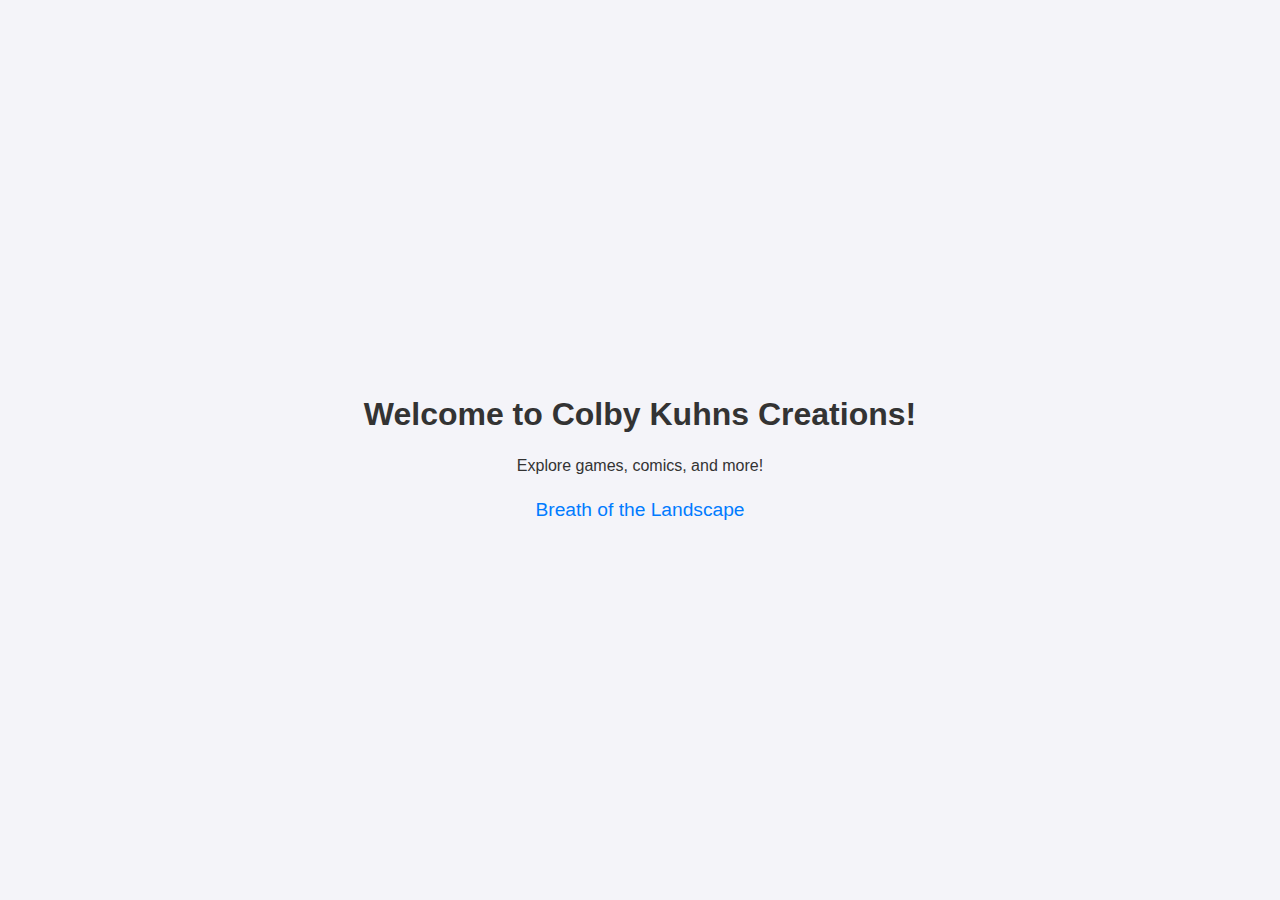
<file: index.html>
<!DOCTYPE html>
<html lang="en">
<head>
    <meta charset="UTF-8">
    <meta name="viewport" content="width=device-width, initial-scale=1.0">
    <title>Colby Kuhns Creations</title>
    <style>
        body {
            font-family: Arial, sans-serif;
            margin: 0;
            padding: 0;
            display: flex;
            flex-direction: column;
            align-items: center;
            justify-content: center;
            min-height: 100vh;
            background-color: #f4f4f9;
            color: #333;
        }
        h1 {
            margin: 0.5em 15px;
            text-align: center;
        }
        nav {
            margin-top: 1em;
        }
        p {
            margin: 0.5em 15px;
        }
        a {
            text-decoration: none;
            color: #007BFF;
            font-size: 1.2em;
            margin: 0 10px;
            transition: color 0.3s;
        }
        a:hover {
            color: #0056b3;
        }
    </style>
</head>
<body>
    <h1>Welcome to Colby Kuhns Creations!</h1>
    <p>Explore games, comics, and more!</p>
    <nav>
        <a href="botl/index.html">Breath of the Landscape</a>
    </nav>
</body>
</html>
</file>
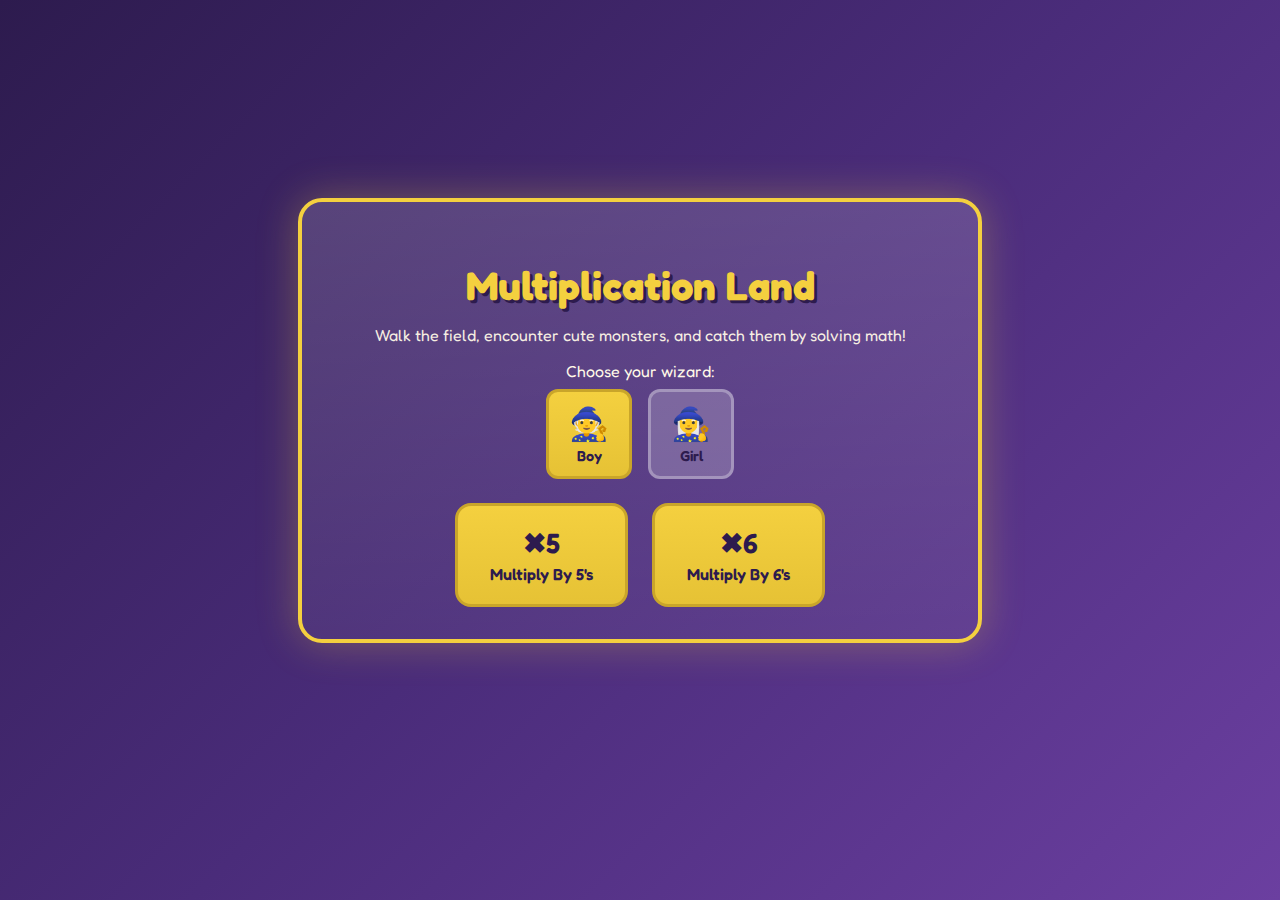
<file: mland/index.html>
<!DOCTYPE html>
<html lang="en">
<head>
  <meta charset="UTF-8">
  <meta name="viewport" content="width=device-width, initial-scale=1.0">
  <title>Multiplication Land - Catch the Monsters!</title>
  <link rel="stylesheet" href="styles.css">
</head>
<body>
  <div id="game-container">
    <!-- Start Screen -->
    <div id="start-screen">
      <h1 class="game-title">Multiplication Land</h1>
      <p class="game-subtitle">Walk the field, encounter cute monsters, and catch them by solving math!</p>
      <div class="character-selection">
        <p class="character-label">Choose your wizard:</p>
        <div class="character-options">
          <button type="button" id="char-boy" class="character-btn selected" aria-pressed="true">
            <span class="character-emoji">🧙</span>
            <span class="character-name">Boy</span>
          </button>
          <button type="button" id="char-girl" class="character-btn" aria-pressed="false">
            <span class="character-emoji">🧙‍♀️</span>
            <span class="character-name">Girl</span>
          </button>
        </div>
      </div>
      <div class="mode-buttons">
        <button id="mode-5" class="mode-btn">
          <span class="mode-icon">✖5</span>
          <span class="mode-label">Multiply By 5's</span>
        </button>
        <button id="mode-6" class="mode-btn">
          <span class="mode-icon">✖6</span>
          <span class="mode-label">Multiply By 6's</span>
        </button>
      </div>
    </div>

    <!-- Overworld Screen -->
    <div id="overworld-screen" class="hidden">
      <div class="hud">
        <div class="hud-stat">Level <span id="player-level">1</span></div>
        <div class="hud-stat">Monsters: <span id="monsters-caught">0</span>/<span id="monsters-total">7</span></div>
        <div class="hud-stat hud-health">
          <span>HP</span>
          <div class="player-health-bar-container">
            <div id="player-health-bar" class="player-health-bar"></div>
          </div>
          <span id="player-health-text">25/25</span>
        </div>
      </div>
      <canvas id="game-canvas" width="640" height="480"></canvas>
      <div id="monster-inventory">
        <h3 class="inventory-title">Monster Inventory</h3>
        <div id="inventory-slots" class="inventory-slots"></div>
      </div>
      <p class="controls-hint" id="controls-hint">Use Arrow Keys or WASD to move</p>
      <div id="dpad-container" class="dpad-container hidden" aria-label="Directional pad for movement">
        <button type="button" class="dpad-btn dpad-up" data-dy="-1" aria-label="Move up">▲</button>
        <button type="button" class="dpad-btn dpad-left" data-dx="-1" aria-label="Move left">◀</button>
        <button type="button" class="dpad-btn dpad-center" aria-hidden="true" tabindex="-1"></button>
        <button type="button" class="dpad-btn dpad-right" data-dx="1" aria-label="Move right">▶</button>
        <button type="button" class="dpad-btn dpad-down" data-dy="1" aria-label="Move down">▼</button>
      </div>
    </div>

    <!-- Battle Encounter Animation -->
    <div id="battle-encounter-screen" class="hidden">
      <div class="encounter-content">
        <p class="encounter-text">A wild <span id="encounter-monster-name">monster</span> appeared!</p>
        <canvas id="encounter-monster-canvas" class="encounter-monster" width="96" height="96" aria-hidden="true"></canvas>
        <div class="encounter-exclaim">!!</div>
      </div>
    </div>

    <!-- Battle Screen -->
    <div id="battle-screen" class="hidden">
      <div class="battle-layout">
        <div class="monster-side">
          <div class="monster-sprite-wrap">
            <canvas id="monster-sprite-canvas" class="monster-display" width="128" height="128" aria-hidden="true"></canvas>
            <div id="monster-halo" class="monster-halo-explosion" aria-hidden="true">
              <span class="halo-ring halo-ring-1"></span>
              <span class="halo-ring halo-ring-2"></span>
              <span class="halo-ring halo-ring-3"></span>
            </div>
          </div>
          <div class="monster-info">
            <span id="monster-name" class="monster-name">Monster</span>
            <div class="health-bar-container">
              <div id="monster-health-bar" class="health-bar"></div>
            </div>
            <span id="monster-health-text">HP: 30/30</span>
          </div>
        </div>
        <div class="problem-side">
          <div class="math-problem">
            <p id="problem-text">5 × 6 = ?</p>
            <div class="answer-options" id="answer-options"></div>
            <p id="feedback-text" class="feedback"></p>
          </div>
          <div class="player-stats">
            <div class="attack-meter-row">
              <span>Attack Energy:</span>
              <div class="attack-meter-bar-container">
                <div id="attack-meter-bar" class="attack-meter-bar"></div>
              </div>
              <span id="attack-meter-text">0/60</span>
            </div>
            <div id="attack-buttons-panel" class="attack-buttons-panel hidden">
              <p class="attack-prompt">Use an attack or continue:</p>
              <div id="attack-buttons" class="attack-buttons"></div>
              <button type="button" id="next-problem-btn" class="answer-btn next-problem-btn">Next Problem</button>
            </div>
            <div class="battle-player-health">
              <span>Your HP:</span>
              <div class="player-health-bar-container battle-health">
                <div id="battle-player-health-bar" class="player-health-bar"></div>
              </div>
              <span id="battle-player-health-text">25/25</span>
            </div>
          </div>
        </div>
      </div>
      <div id="battle-monster-inventory" class="monster-inventory battle-inventory">
        <h3 class="inventory-title">Monster Inventory</h3>
        <div id="battle-inventory-slots" class="inventory-slots"></div>
      </div>
    </div>

    <!-- Attack Effect Overlay (full game window) -->
    <div id="attack-effect-overlay" class="attack-effect-overlay hidden" aria-hidden="true">
      <div id="attack-effect-content"></div>
    </div>

    <!-- Level Up Overlay -->
    <div id="level-up-screen" class="hidden">
      <div id="level-up-confetti"></div>
      <div class="level-up-content">
        <h2 class="level-up-title">Level Up!</h2>
        <p class="level-up-caught">Monster Caught!</p>
        <div class="level-up-monster">
          <canvas id="level-up-monster-canvas" width="96" height="96" aria-hidden="true"></canvas>
          <p id="level-up-monster-name" class="level-up-monster-name"></p>
        </div>
        <p class="level-up-level">Level <span id="level-up-new-level">2</span></p>
        <p id="level-up-new-move" class="level-up-new-move hidden"></p>
        <button type="button" id="level-up-continue-btn" class="level-up-continue-btn">Continue</button>
      </div>
    </div>

    <!-- Game Over Screen (win or lose) -->
    <div id="game-over-screen" class="hidden">
      <h1 id="game-over-title" class="game-over-title"></h1>
      <p id="game-over-msg" class="game-over-msg"></p>
      <div class="game-over-stats">
        <p>Problems: <strong id="problems-stats">0</strong> correct out of <strong id="problems-total">0</strong> total</p>
        <p>Level reached: <strong id="game-over-level">1</strong></p>
      </div>
      <h3 class="inventory-title">Monsters Caught</h3>
      <div id="game-over-monsters" class="caught-monsters"></div>
      <button id="play-again-btn" class="mode-btn">Play Again</button>
    </div>
  </div>

  <script src="game.js"></script>
</body>
</html>
</file>
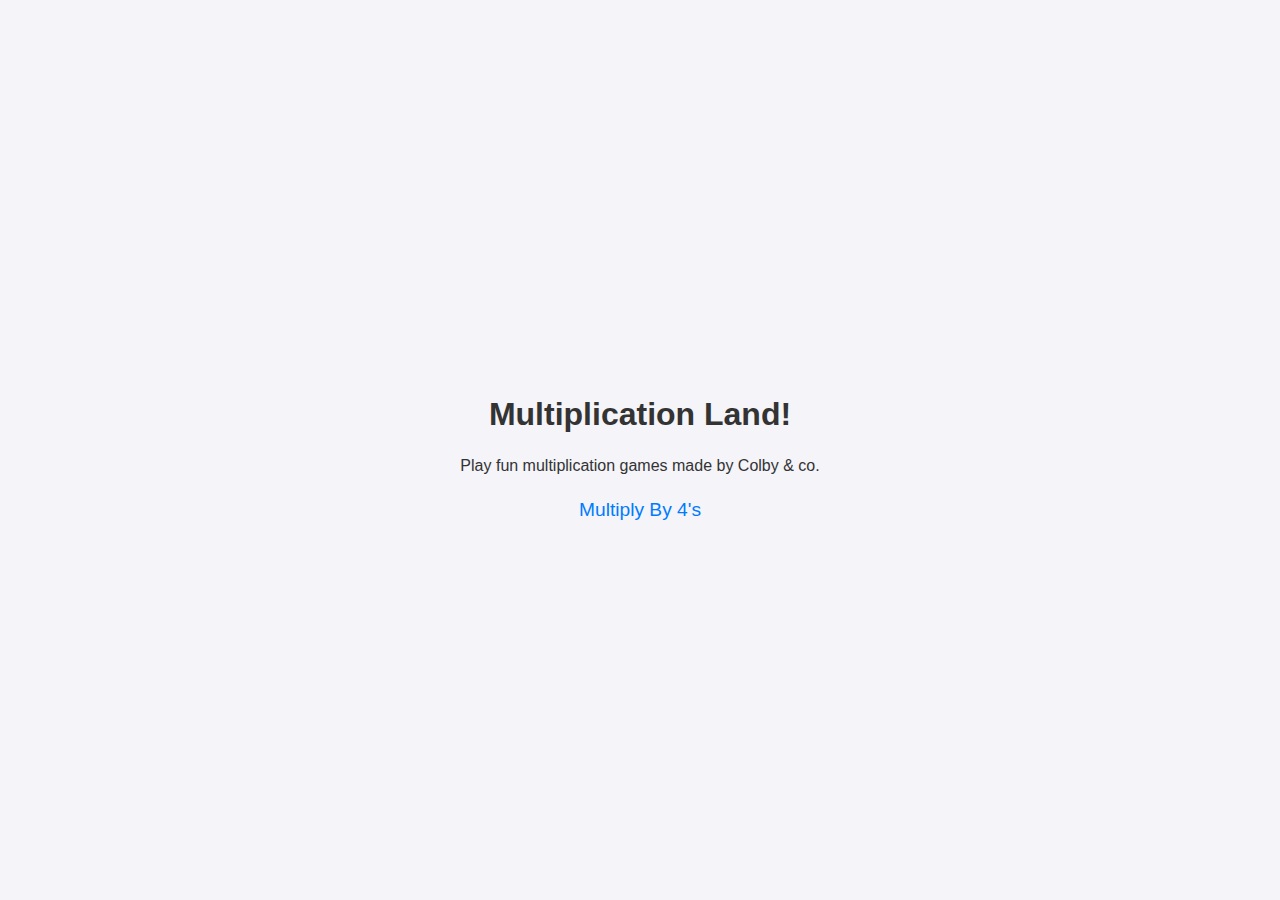
<file: multiplication-land/index.html>
<!DOCTYPE html>
<html lang="en">
<head>
    <meta charset="UTF-8">
    <meta name="viewport" content="width=device-width, initial-scale=1.0">
    <title>Multiplication Land | Colby Kuhns Creations</title>
    <style>
        body {
            font-family: Arial, sans-serif;
            margin: 0;
            padding: 0;
            display: flex;
            flex-direction: column;
            align-items: center;
            justify-content: center;
            min-height: 100vh;
            background-color: #f4f4f9;
            color: #333;
        }
        h1 {
            margin: 0.5em 15px;
            text-align: center;
        }
        nav {
            margin-top: 1em;
        }
        p {
            margin: 0.5em 15px;
        }
        a {
            text-decoration: none;
            color: #007BFF;
            font-size: 1.2em;
            margin: 0 10px;
            transition: color 0.3s;
        }
        a:hover {
            color: #0056b3;
        }
    </style>
</head>
<body>
    <h1>Multiplication Land!</h1>
    <p>Play fun multiplication games made by Colby & co.</p>
    <nav>
        <a href="fours.html">Multiply By 4's</a>
    </nav>
</body>
</html>
</file>
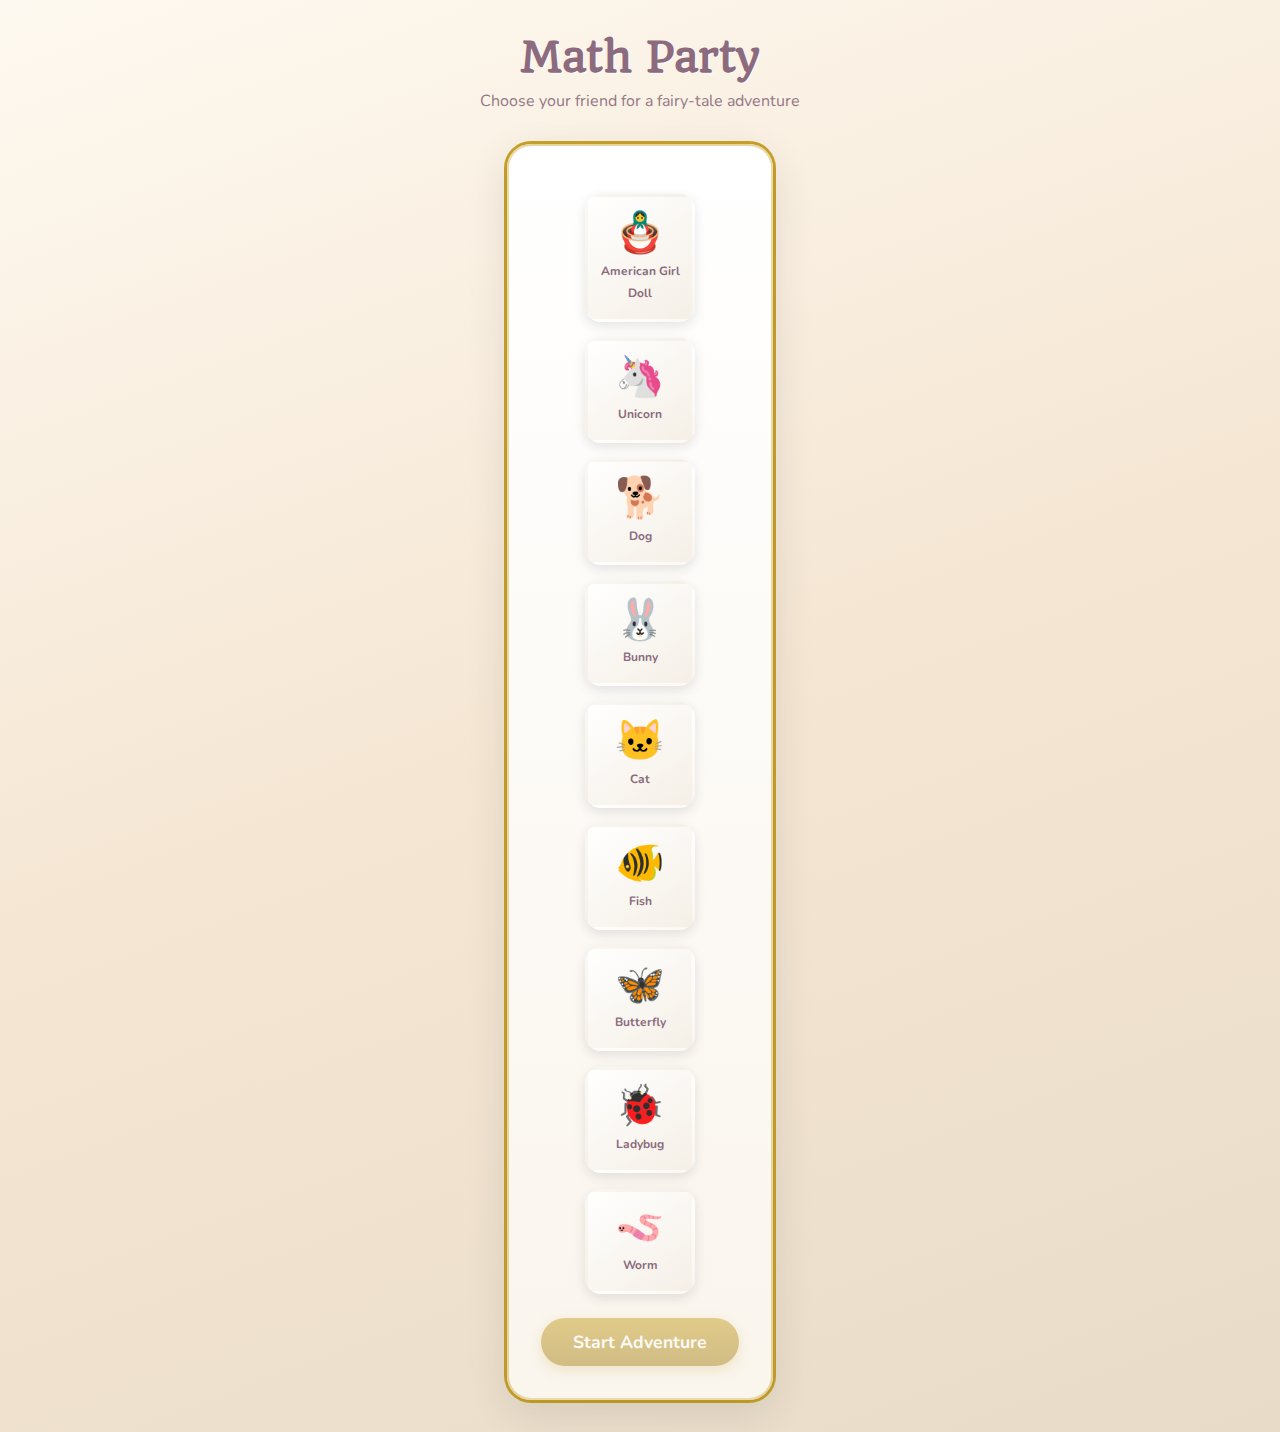
<file: clara/math-party/index.html>
<!DOCTYPE html>
<html lang="en">
<head>
  <meta charset="UTF-8">
  <meta name="viewport" content="width=device-width, initial-scale=1.0">
  <title>Math Party — A Fairy-Tale Adventure</title>
  <link rel="preconnect" href="https://fonts.googleapis.com">
  <link rel="preconnect" href="https://fonts.gstatic.com" crossorigin>
  <link href="https://fonts.googleapis.com/css2?family=Quando&family=Nunito:wght@400;600;700&display=swap" rel="stylesheet">
  <style>
    :root {
      --cream: #fef9f0;
      --gold: #c9a227;
      --rose: #e8b4b8;
      --mint: #b8d4c8;
      --sky: #a8c5e0;
      --berry: #8b6b7d;
      --ink: #2d2a3a;
      --shadow: rgba(45, 42, 58, 0.12);
    }

    * {
      box-sizing: border-box;
      margin: 0;
      padding: 0;
    }

    body {
      font-family: 'Nunito', sans-serif;
      background: linear-gradient(160deg, #fef9f0 0%, #f5e6d3 50%, #e8dcc8 100%);
      min-height: 100vh;
      color: var(--ink);
      overflow-x: hidden;
    }

    .screen {
      display: none;
      min-height: 100vh;
      padding: 2rem;
      animation: fadeIn 0.4s ease;
    }
    .screen.active {
      display: flex;
      flex-direction: column;
      align-items: center;
      justify-content: center;
    }

    @keyframes fadeIn {
      from { opacity: 0; transform: scale(0.98); }
      to { opacity: 1; transform: scale(1); }
    }

    h1 {
      font-family: 'Quando', serif;
      font-size: clamp(1.8rem, 5vw, 2.5rem);
      color: var(--berry);
      text-align: center;
      margin-bottom: 0.5rem;
      text-shadow: 1px 1px 0 rgba(255,255,255,0.8);
    }

    .subtitle {
      font-size: 1rem;
      color: var(--berry);
      opacity: 0.9;
      margin-bottom: 2rem;
      text-align: center;
    }

    /* Character select */
    #character-select .card-wrap {
      max-width: 90vw;
      background: linear-gradient(180deg, #fff 0%, #faf5ed 100%);
      border-radius: 24px;
      padding: 2rem;
      box-shadow: 0 12px 40px var(--shadow), 0 0 0 3px var(--gold), inset 0 1px 0 #fff;
      border: 2px solid rgba(201, 162, 39, 0.4);
    }

    .character-grid {
      display: grid;
      grid-template-columns: repeat(auto-fill, minmax(100px, 1fr));
      gap: 1rem;
      justify-items: center;
      margin-top: 1rem;
    }

    .character-option {
      width: 100%;
      max-width: 110px;
      padding: 1rem 0.5rem;
      border: 3px solid transparent;
      border-radius: 16px;
      background: linear-gradient(145deg, #fff 0%, #f5efe6 100%);
      cursor: pointer;
      transition: all 0.25s ease;
      text-align: center;
      box-shadow: 0 4px 12px var(--shadow);
    }
    .character-option:hover {
      border-color: var(--rose);
      transform: translateY(-4px);
      box-shadow: 0 8px 20px var(--shadow);
    }
    .character-option.selected {
      border-color: var(--gold);
      background: linear-gradient(145deg, #fff9e6 0%, #f5efe6 100%);
      box-shadow: 0 0 0 2px var(--gold);
    }

    .character-option .icon {
      font-size: 2.5rem;
      display: block;
      margin-bottom: 0.35rem;
      line-height: 1;
    }
    .character-option .label {
      font-size: 0.75rem;
      font-weight: 700;
      color: var(--berry);
      line-height: 1.2;
    }

    .btn-primary {
      font-family: 'Nunito', sans-serif;
      font-size: 1.1rem;
      font-weight: 700;
      padding: 0.75rem 2rem;
      margin-top: 1.5rem;
      border: none;
      border-radius: 999px;
      background: linear-gradient(180deg, var(--gold) 0%, #a8841f 100%);
      color: #fff;
      cursor: pointer;
      box-shadow: 0 4px 12px rgba(201, 162, 39, 0.4);
      transition: transform 0.2s, box-shadow 0.2s;
    }
    .btn-primary:hover {
      transform: translateY(-2px);
      box-shadow: 0 6px 16px rgba(201, 162, 39, 0.5);
    }
    .btn-primary:disabled {
      opacity: 0.5;
      cursor: not-allowed;
      transform: none;
    }

    /* Game board */
    #game-board .board-layout {
      display: flex;
      flex-wrap: wrap;
      align-items: flex-start;
      justify-content: center;
      gap: 1.5rem;
      width: 100%;
      max-width: 560px;
    }

    .board-sidebar {
      background: linear-gradient(180deg, #fff 0%, #faf5ed 100%);
      border-radius: 20px;
      padding: 1.25rem;
      box-shadow: 0 8px 24px var(--shadow), 0 0 0 2px var(--gold);
      border: 2px solid rgba(201, 162, 39, 0.3);
      min-width: 160px;
    }

    .board-sidebar .sidebar-character {
      text-align: center;
      margin-bottom: 1rem;
      padding-bottom: 1rem;
      border-bottom: 2px dashed rgba(201, 162, 39, 0.4);
    }

    .board-sidebar .sidebar-character .icon {
      font-size: 4rem;
      display: block;
      line-height: 1;
      margin-bottom: 0.25rem;
    }

    .board-sidebar .sidebar-character .name {
      font-size: 0.85rem;
      font-weight: 700;
      color: var(--berry);
      line-height: 1.2;
    }

    .board-sidebar .prizes-title {
      font-size: 0.8rem;
      font-weight: 700;
      color: var(--berry);
      margin-bottom: 0.5rem;
    }

    .board-sidebar .collected-prizes {
      list-style: none;
      font-size: 0.8rem;
      color: var(--ink);
    }

    .board-sidebar .collected-prizes li {
      padding: 0.25rem 0;
      padding-left: 1rem;
      position: relative;
    }

    .board-sidebar .collected-prizes li::before {
      content: '🎁';
      position: absolute;
      left: 0;
      font-size: 0.75rem;
    }

    .board-sidebar .prizes-placeholder {
      font-size: 0.8rem;
      color: var(--berry);
      opacity: 0.8;
      font-style: italic;
    }
    .board-sidebar .collected-prizes:not(.empty) ~ .prizes-placeholder {
      display: none;
    }

    /* Character stage: doll/pet with prizes on them */
    .character-stage {
      position: relative;
      width: 100px;
      height: 100px;
      margin: 0 auto 0.5rem;
    }

    .character-stage .character-emoji {
      position: absolute;
      left: 50%;
      top: 50%;
      transform: translate(-50%, -50%);
      font-size: 4rem;
      line-height: 1;
      z-index: 1;
    }

    .character-stage .prize-on-character {
      position: absolute;
      z-index: 2;
      width: 28px;
      height: 28px;
      transform: translate(-50%, -50%);
      pointer-events: none;
    }

    .character-stage .prize-on-character svg {
      width: 100%;
      height: 100%;
      filter: drop-shadow(0 1px 2px rgba(0,0,0,0.2));
    }

    .character-stage.end-screen-stage {
      width: 140px;
      height: 140px;
      margin: 1rem auto;
    }

    .character-stage.end-screen-stage .character-emoji {
      font-size: 5.5rem;
    }

    .character-stage.end-screen-stage .prize-on-character {
      width: 36px;
      height: 36px;
    }

    .prize-icon-inline {
      display: inline-block;
      width: 1.2em;
      height: 1.2em;
      vertical-align: -0.25em;
      margin-right: 0.25rem;
    }

    .prize-icon-inline svg {
      width: 100%;
      height: 100%;
    }

    .cell.prize .prize-icon-cell {
      width: 28px;
      height: 28px;
    }

    .cell.prize .prize-icon-cell svg {
      width: 100%;
      height: 100%;
    }

    #game-board .board-header {
      display: flex;
      align-items: center;
      justify-content: space-between;
      flex-wrap: wrap;
      gap: 1rem;
      margin-bottom: 1rem;
      width: 100%;
      max-width: 420px;
    }

    .score-badge {
      background: linear-gradient(145deg, #fff 0%, #f5efe6 100%);
      padding: 0.5rem 1rem;
      border-radius: 999px;
      font-weight: 700;
      color: var(--berry);
      border: 2px solid var(--rose);
      box-shadow: 0 2px 8px var(--shadow);
    }

    .board-container {
      background: linear-gradient(180deg, #e8dfd0 0%, #d4c9b8 100%);
      border-radius: 20px;
      padding: 12px;
      box-shadow: inset 0 2px 8px rgba(0,0,0,0.1), 0 8px 24px var(--shadow);
      border: 3px solid #c4b59a;
    }

    .board-grid {
      display: grid;
      grid-template-columns: repeat(7, 48px);
      grid-template-rows: repeat(7, 48px);
      gap: 2px;
      background: #c4b59a;
      padding: 2px;
      border-radius: 12px;
    }

    .cell {
      width: 48px;
      height: 48px;
      background: linear-gradient(145deg, #f5efe6 0%, #e8dfd0 100%);
      border-radius: 8px;
      display: flex;
      align-items: center;
      justify-content: center;
      font-size: 1.5rem;
      position: relative;
      box-shadow: inset 0 1px 0 rgba(255,255,255,0.8);
    }

    .cell.prize {
      background: linear-gradient(145deg, #fff5e6 0%, #ffe4c4 100%);
      border: 2px dashed var(--gold);
    }

    .cell.player {
      background: linear-gradient(145deg, var(--mint) 0%, #9bc4b4 100%);
      border: 2px solid var(--berry);
      z-index: 2;
      font-size: 2rem;
    }

    .controls-hint {
      margin-top: 1rem;
      font-size: 0.9rem;
      color: var(--berry);
      opacity: 0.9;
    }

    /* Math problem screen */
    #math-screen .problem-card {
      max-width: 360px;
      width: 100%;
      background: linear-gradient(180deg, #fff 0%, #faf5ed 100%);
      border-radius: 24px;
      padding: 2rem;
      box-shadow: 0 12px 40px var(--shadow), 0 0 0 3px var(--gold);
      border: 2px solid rgba(201, 162, 39, 0.4);
    }

    .math-prize-preview {
      display: flex;
      align-items: center;
      justify-content: center;
      gap: 0.5rem;
      margin-bottom: 0.5rem;
      font-weight: 700;
      color: var(--berry);
    }

    .math-prize-preview .prize-icon-preview {
      width: 40px;
      height: 40px;
    }

    .math-prize-preview .prize-icon-preview svg {
      width: 100%;
      height: 100%;
    }

    .problem-text {
      font-family: 'Quando', serif;
      font-size: 2.5rem;
      text-align: center;
      margin: 1.5rem 0;
      color: var(--berry);
    }

    .answer-options {
      display: flex;
      flex-wrap: wrap;
      gap: 0.75rem;
      justify-content: center;
      margin-top: 1.5rem;
    }

    .answer-btn {
      font-family: 'Nunito', sans-serif;
      font-size: 1.25rem;
      font-weight: 700;
      min-width: 64px;
      padding: 0.75rem 1.25rem;
      border: 3px solid var(--sky);
      border-radius: 12px;
      background: linear-gradient(180deg, #fff 0%, #e8f2f8 100%);
      color: var(--ink);
      cursor: pointer;
      transition: all 0.2s;
    }
    .answer-btn:hover {
      border-color: var(--gold);
      background: linear-gradient(180deg, #fff9e6 0%, #f5efe6 100%);
      transform: scale(1.05);
    }

    .feedback {
      margin-top: 1rem;
      font-weight: 700;
      text-align: center;
      min-height: 1.5rem;
    }
    .feedback.correct { color: #2d7a4a; }
    .feedback.incorrect { color: #b53d3d; }

    /* Well Done screen */
    #end-screen .trophy-card {
      max-width: 480px;
      width: 100%;
      background: linear-gradient(180deg, #fff 0%, #faf5ed 100%);
      border-radius: 24px;
      padding: 2rem;
      box-shadow: 0 12px 40px var(--shadow), 0 0 0 3px var(--gold);
      border: 2px solid rgba(201, 162, 39, 0.4);
    }

    .well-done-title {
      font-family: 'Quando', serif;
      font-size: 2rem;
      color: var(--gold);
      text-align: center;
      margin-bottom: 0.5rem;
      text-shadow: 1px 1px 0 rgba(255,255,255,0.8);
    }

    .stats-line {
      text-align: center;
      font-size: 1.2rem;
      color: var(--berry);
      margin-bottom: 1.5rem;
    }

    .character-showcase {
      text-align: center;
      margin: 1.5rem 0;
    }
    .character-showcase .big-icon {
      font-size: 4rem;
      display: inline-block;
      margin-bottom: 0.5rem;
    }
    .character-showcase .char-name {
      font-weight: 700;
      color: var(--berry);
    }

    .prizes-won-title {
      font-weight: 700;
      color: var(--berry);
      margin: 1rem 0 0.5rem;
      font-size: 1rem;
    }

    .prizes-list {
      display: flex;
      flex-wrap: wrap;
      gap: 0.5rem;
      justify-content: center;
      list-style: none;
    }
    .prizes-list li {
      background: linear-gradient(145deg, #fff5e6 0%, #ffe4c4 100%);
      padding: 0.35rem 0.75rem;
      border-radius: 999px;
      font-size: 0.9rem;
      border: 1px solid rgba(201, 162, 39, 0.3);
    }
  </style>
</head>
<body>
  <!-- Prize icon SVGs (symbols for use elsewhere) -->
  <svg xmlns="http://www.w3.org/2000/svg" style="position:absolute;width:0;height:0;">
    <defs>
      <symbol id="icon-crown" viewBox="0 0 32 32"><path fill="#c9a227" stroke="#8b6914" stroke-width="1.5" d="M4 22h24v4H4zm4-8l4-6 4 4 4-4 4 6 4-8-6 2-4-4-4 4-6-2 4 8z"/></symbol>
      <symbol id="icon-dress" viewBox="0 0 32 32"><path fill="#e8b4b8" stroke="#8b6b7d" stroke-width="1.2" d="M16 2l-4 6v4h2l-2 14h8l-2-14h2V8l-4-6z"/><path fill="#c9a227" d="M14 8h4v2h-4z"/></symbol>
      <symbol id="icon-bow" viewBox="0 0 32 32"><ellipse fill="#e8b4b8" stroke="#8b6b7d" stroke-width="1.2" cx="16" cy="16" rx="10" ry="6"/><circle fill="#8b6b7d" cx="16" cy="16" r="2"/><path fill="none" stroke="#8b6b7d" stroke-width="1" d="M10 12v8M22 12v8"/></symbol>
      <symbol id="icon-necklace" viewBox="0 0 32 32"><path fill="none" stroke="#c9a227" stroke-width="2" d="M8 14c0-4 4-8 8-8s8 4 8 8"/><circle fill="#c9a227" cx="16" cy="18" r="4"/><circle fill="#fff" cx="16" cy="18" r="1.5"/></symbol>
      <symbol id="icon-hat" viewBox="0 0 32 32"><path fill="#8b6b7d" stroke="#2d2a3a" stroke-width="1" d="M6 12c0 0 6-8 10-8s10 8 10 8v2H6v-2z"/><rect fill="#e8b4b8" x="4" y="14" width="24" height="4" rx="1"/></symbol>
      <symbol id="icon-toy" viewBox="0 0 32 32"><circle fill="#d4a574" stroke="#8b6914" stroke-width="1.2" cx="16" cy="18" r="8"/><circle fill="#2d2a3a" cx="14" cy="16" r="1.5"/><circle fill="#2d2a3a" cx="18" cy="16" r="1.5"/><ellipse fill="#8b6914" cx="16" cy="20" rx="2" ry="1"/></symbol>
      <symbol id="icon-bag" viewBox="0 0 32 32"><path fill="#8b6b7d" stroke="#2d2a3a" stroke-width="1" d="M10 8h12l2 16H8L10 8z"/><path fill="#e8b4b8" d="M12 8v2h8V8h2v2h-2v2h-8v-2h-2V8z"/></symbol>
      <symbol id="icon-book" viewBox="0 0 32 32"><path fill="#a8c5e0" stroke="#5a7a9a" stroke-width="1" d="M8 4v24h16V4H8zm2 2h12v20H10V6z"/><path fill="#8b6b7d" d="M10 10h12v1H10zm0 4h12v1H10zm0 4h8v1h-8z"/></symbol>
      <symbol id="icon-cup" viewBox="0 0 32 32"><path fill="#fff" stroke="#c9a227" stroke-width="1.2" d="M8 6h4l2 4h4l2-4h4v14H8V6z"/><path fill="#e8b4b8" d="M10 8v10h12V8h-2v8h-8V8z"/></symbol>
      <symbol id="icon-bicycle" viewBox="0 0 32 32"><circle fill="none" stroke="#2d2a3a" stroke-width="2" cx="10" cy="22" r="5"/><circle fill="none" stroke="#2d2a3a" stroke-width="2" cx="22" cy="22" r="5"/><path fill="none" stroke="#2d2a3a" stroke-width="1.5" d="M15 22h2l4-10h-4l-2 4M17 12l2 10M22 12l-3 10"/></symbol>
      <symbol id="icon-skates" viewBox="0 0 32 32"><path fill="#8b6b7d" stroke="#2d2a3a" stroke-width="1" d="M6 20l4-12h12l2 8-6 4h-6l-2 4H6z"/><line x1="8" y1="24" x2="24" y2="24" stroke="#2d2a3a" stroke-width="1"/></symbol>
      <symbol id="icon-glasses" viewBox="0 0 32 32"><circle fill="none" stroke="#2d2a3a" stroke-width="1.5" cx="10" cy="16" r="5"/><circle fill="none" stroke="#2d2a3a" stroke-width="1.5" cx="22" cy="16" r="5"/><path fill="none" stroke="#2d2a3a" stroke-width="1.5" d="M15 16h2M6 12l-2-2M26 12l2-2"/></symbol>
      <symbol id="icon-flower" viewBox="0 0 32 32"><circle fill="#c9a227" cx="16" cy="16" r="3"/><ellipse fill="#e8b4b8" cx="16" cy="8" rx="3" ry="5"/><ellipse fill="#e8b4b8" cx="16" cy="24" rx="3" ry="5"/><ellipse fill="#e8b4b8" cx="8" cy="16" rx="5" ry="3"/><ellipse fill="#e8b4b8" cx="24" cy="16" rx="5" ry="3"/></symbol>
      <symbol id="icon-star" viewBox="0 0 32 32"><path fill="#c9a227" d="M16 2l4 10 10 2-7 7 2 10-9-5-9 5 2-10-7-7 10-2z"/></symbol>
      <symbol id="icon-leaf" viewBox="0 0 32 32"><path fill="#7cb87c" stroke="#4a7a4a" stroke-width="1" d="M16 4c-8 8-8 20 0 24s8-16 0-24z"/></symbol>
      <symbol id="icon-bowtie" viewBox="0 0 32 32"><path fill="#8b6b7d" d="M16 12l-6 8h4l2-4 2 4h4l-6-8z"/><path fill="#e8b4b8" d="M10 14l2 4 4-6 4 6 2-4-2-2h-12z"/></symbol>
      <symbol id="icon-collar" viewBox="0 0 32 32"><path fill="none" stroke="#c9a227" stroke-width="2.5" d="M6 16h20"/><circle fill="#c9a227" cx="8" cy="16" r="2.5"/><circle fill="#c9a227" cx="24" cy="16" r="2.5"/><path fill="#8b6b7d" d="M16 14v4h2v-4z"/></symbol>
      <symbol id="icon-saddle" viewBox="0 0 32 32"><path fill="#8b6914" stroke="#5a450a" stroke-width="1" d="M6 14c0 0 4-6 10-6s10 6 10 6v4H6v-4z"/><path fill="#d4a574" d="M8 16h16v4H8z"/></symbol>
      <symbol id="icon-wing" viewBox="0 0 32 32"><path fill="#a8c5e0" stroke="#5a7a9a" stroke-width="1" d="M16 8c-6 4-10 12-10 20l10-4 10 4c0-8-4-16-10-20z"/></symbol>
      <symbol id="icon-wand" viewBox="0 0 32 32"><path fill="#c9a227" stroke="#8b6914" stroke-width="1" d="M20 4l2 4-8 8-2-2 8-8z"/><path fill="#a8c5e0" d="M14 10l8 8-12 12-8-8z"/></symbol>
      <symbol id="icon-crystal" viewBox="0 0 32 32"><path fill="#a8c5e0" stroke="#5a7a9a" stroke-width="1" d="M16 2l12 14-6 14H10l-6-14z"/><path fill="rgba(255,255,255,0.4)" d="M16 6l8 10-4 10h-8l-4-10z"/></symbol>
      <symbol id="icon-bell" viewBox="0 0 32 32"><path fill="#c9a227" stroke="#8b6914" stroke-width="1" d="M16 4c-4 0-8 3-8 8v4c0 4-2 6-4 8h24c-2-2-4-4-4-8v-4c0-5-4-8-8-8z"/><path fill="#8b6914" d="M16 24c2 0 4-1 4-4h-8c0 3 2 4 4 4z"/></symbol>
      <symbol id="icon-blanket" viewBox="0 0 32 32"><rect fill="#e8b4b8" stroke="#8b6b7d" stroke-width="1" x="4" y="8" width="24" height="16" rx="2"/><path fill="#c9a227" d="M8 12h4v4H8zm8 0h4v4h-4zm-8 8h4v2H8zm8 0h4v2h-4z"/></symbol>
      <symbol id="icon-ball" viewBox="0 0 32 32"><circle fill="#e8b4b8" stroke="#8b6b7d" stroke-width="1.5" cx="16" cy="16" r="10"/><path fill="none" stroke="#8b6b7d" stroke-width="1" d="M16 6c-4 4-6 10-6 10s2 6 6 10 6-4 10-6-4-6-10-10z"/></symbol>
      <symbol id="icon-fish" viewBox="0 0 32 32"><ellipse fill="#5a7a9a" cx="16" cy="16" rx="10" ry="6"/><path fill="#a8c5e0" d="M8 16h14l-4 4 6 2-2-6 4-4H8z"/><circle fill="#2d2a3a" cx="20" cy="15" r="1.5"/></symbol>
      <symbol id="icon-carrot" viewBox="0 0 32 32"><path fill="#e8754a" stroke="#c95a2a" stroke-width="1" d="M16 8l-4 20h8L16 8z"/><path fill="#7cb87c" d="M14 8l2 2 2-2-2-2z"/></symbol>
      <symbol id="icon-egg" viewBox="0 0 32 32"><ellipse fill="#fef9f0" stroke="#d4c9b8" stroke-width="1.2" cx="16" cy="18" rx="8" ry="10"/><path fill="rgba(255,255,255,0.5)" d="M12 14c2-1 6 0 8 2-1 4-4 6-8 6-3-2-2-6 0-8z"/></symbol>
      <symbol id="icon-umbrella" viewBox="0 0 32 32"><path fill="#a8c5e0" stroke="#5a7a9a" stroke-width="1" d="M16 4v2C8 8 4 14 4 20h24c0-6-4-12-12-14V4h-4z"/><path fill="#8b6b7d" d="M15 20v8h2v-8z"/></symbol>
      <symbol id="icon-scarf" viewBox="0 0 32 32"><path fill="#e8b4b8" stroke="#8b6b7d" stroke-width="1" d="M6 14h20v6H6z"/><path fill="#c9a227" d="M6 14l4-4 4 4v6H6z"/></symbol>
      <symbol id="icon-horn" viewBox="0 0 32 32"><path fill="#c9a227" stroke="#8b6914" stroke-width="1" d="M18 4l2 24-4 2-2-12-4 10-2-24 10 0z"/></symbol>
      <symbol id="icon-bowl" viewBox="0 0 32 32"><ellipse fill="#e8dfd0" stroke="#c4b59a" stroke-width="1" cx="16" cy="18" rx="10" ry="4"/><path fill="none" stroke="#c4b59a" stroke-width="1" d="M8 18c0 0 2 4 8 4s8-4 8-4"/></symbol>
      <symbol id="icon-bone" viewBox="0 0 32 32"><path fill="#f5efe6" stroke="#c4b59a" stroke-width="1.2" d="M8 14c-2 0-2 2-2 4s0 4 2 4h2v-2H8v-2h18v2h-2v2h2c2 0 2-2 2-4s0-4-2-4H10v2h16v2H8z"/></symbol>
      <symbol id="icon-castle" viewBox="0 0 32 32"><path fill="#a8c5e0" stroke="#5a7a9a" stroke-width="1" d="M4 32V12h8v6h8v-6h8v20H4z"/><rect fill="#8b6b7d" x="12" y="18" width="8" height="14"/><path fill="#c9a227" d="M2 12l6-8 6 4 6-4 6 4 6-8v8h-4v12H4V12H2z"/></symbol>
      <symbol id="icon-shell" viewBox="0 0 32 32"><path fill="#e8dfd0" stroke="#c4b59a" stroke-width="1" d="M16 4c-8 6-12 14-12 22 0 0 12-4 12-4s12 4 12 4c0-8-4-16-12-22z"/></symbol>
      <symbol id="icon-pearl" viewBox="0 0 32 32"><circle fill="#fef9f0" stroke="#d4c9b8" stroke-width="1" cx="16" cy="16" r="6"/><path fill="rgba(255,255,255,0.8)" d="M12 14c2 0 4 2 4 4s-2 4-4 4c0-2 2-4 4-4s-2-2-4-2z"/></symbol>
      <symbol id="icon-sparkle" viewBox="0 0 32 32"><path fill="#c9a227" d="M16 2l2 6 6 2-6 2-2 6-2-6-6-2 6-2z"/><path fill="#c9a227" opacity="0.8" d="M8 20l1 3 3 1-3 1-1 3-1-3-3-1 3-1z"/><path fill="#c9a227" opacity="0.6" d="M22 24l1 2 2 1-2 1-1 2-1-2-2-1 2-1z"/></symbol>
      <symbol id="icon-gift" viewBox="0 0 32 32"><rect fill="#e8b4b8" x="6" y="12" width="20" height="12" rx="1"/><path fill="#7cb87c" d="M16 12V8l-4 2 2 2h2zm0 0l4-2 2 2h-6z"/><path fill="#c9a227" d="M14 12h4v12h-4zm0 12h8v4h-8z"/></symbol>
    </defs>
  </svg>

  <!-- Character Select -->
  <section id="character-select" class="screen active">
    <h1>Math Party</h1>
    <p class="subtitle">Choose your friend for a fairy-tale adventure</p>
    <div class="card-wrap">
      <div class="character-grid" id="character-grid"></div>
      <div style="text-align: center;">
        <button type="button" class="btn-primary" id="btn-start" disabled>Start Adventure</button>
      </div>
    </div>
  </section>

  <!-- Game Board -->
  <section id="game-board" class="screen">
    <h1>Math Party</h1>
    <div class="board-layout">
      <aside class="board-sidebar">
        <div class="sidebar-character">
          <div id="sidebar-character-stage"></div>
          <span class="name" id="sidebar-character-name">Your friend</span>
        </div>
        <p class="prizes-title">My Prizes</p>
        <ul class="collected-prizes" id="sidebar-prizes-list"></ul>
        <p class="prizes-placeholder">Solve math problems at gift spaces to collect prizes!</p>
      </aside>
      <div>
        <div class="board-header">
          <span class="score-badge">Prizes: <span id="prize-count">0</span> / 10</span>
        </div>
        <div class="board-container">
          <div class="board-grid" id="board-grid"></div>
        </div>
        <p class="controls-hint">Use arrow keys or tap the buttons below to move. Land on a gift to solve a math problem!</p>
        <div style="display:flex; gap:0.5rem; margin-top:0.5rem; flex-wrap:wrap; justify-content:center;">
          <button type="button" class="answer-btn" id="btn-up">↑</button>
          <div style="display:flex; flex-direction:column; gap:0.25rem;">
            <button type="button" class="answer-btn" id="btn-left">←</button>
            <button type="button" class="answer-btn" id="btn-right">→</button>
          </div>
          <button type="button" class="answer-btn" id="btn-down">↓</button>
        </div>
      </div>
    </div>
  </section>

  <!-- Math Problem -->
  <section id="math-screen" class="screen">
    <h1>Solve to win the prize!</h1>
    <div class="problem-card">
      <div class="math-prize-preview" id="math-prize-preview"></div>
      <p class="problem-text" id="problem-text">3 + 5 = ?</p>
      <div class="answer-options" id="answer-options"></div>
      <p class="feedback" id="math-feedback"></p>
    </div>
  </section>

  <!-- Well Done -->
  <section id="end-screen" class="screen">
    <h1>Math Party</h1>
    <div class="trophy-card">
      <p class="well-done-title">Well Done!</p>
      <p class="stats-line" id="stats-line">You got 10 out of 12 correct!</p>
      <div class="character-showcase">
        <div id="end-character-stage"></div>
        <p class="char-name" id="end-character-name">American Girl Doll</p>
      </div>
      <p class="prizes-won-title">Prizes you won</p>
      <ul class="prizes-list" id="end-prizes-list"></ul>
      <div style="text-align: center; margin-top: 1.5rem;">
        <button type="button" class="btn-primary" id="btn-play-again">Play Again</button>
      </div>
    </div>
  </section>

  <script>
    (function () {
      const CHARACTERS = [
        { id: 'doll',     name: 'American Girl Doll', icon: '🪆', type: 'doll' },
        { id: 'unicorn',  name: 'Unicorn',             icon: '🦄', type: 'pet' },
        { id: 'dog',      name: 'Dog',                 icon: '🐕', type: 'pet' },
        { id: 'bunny',    name: 'Bunny',               icon: '🐰', type: 'pet' },
        { id: 'cat',      name: 'Cat',                 icon: '🐱', type: 'pet' },
        { id: 'fish',     name: 'Fish',                icon: '🐠', type: 'pet' },
        { id: 'butterfly', name: 'Butterfly',          icon: '🦋', type: 'pet' },
        { id: 'ladybug',  name: 'Ladybug',             icon: '🐞', type: 'pet' },
        { id: 'worm',     name: 'Worm',                icon: '🪱', type: 'pet' },
      ];

      const PRIZES_BY_CHARACTER = {
        doll:      ['Sparkly Dress', 'Tiara', 'Mini Purse', 'Shoes', 'Necklace', 'Bow', 'Backpack', 'Book', 'Teddy Bear', 'Tea Set', 'Bicycle', 'Skates', 'Party Hat', 'Bracelet', 'Sunglasses'],
        unicorn:   ['Golden Horn', 'Rainbow Saddle', 'Sparkle Wings', 'Flower Crown', 'Star Charm', 'Magic Wand', 'Crystal', 'Ribbon', 'Bell', 'Flower Wreath', 'Gem Collar', 'Cloud Blanket', 'Moon Necklace', 'Sun Crown', 'Fairy Dust'],
        dog:       ['Collar', 'Toy Bone', 'Bandana', 'Bow', 'Dog Bowl', 'Leash', 'Treat Jar', 'Bed', 'Ball', 'Frisbee', 'Hat', 'Sweater', 'Badge', 'Backpack', 'Chew Toy'],
        bunny:     ['Bow', 'Carrot Toy', 'Basket', 'Ribbon', 'Flower', 'Bell', 'Mini Hat', 'Scarf', 'Carrot Bag', 'Flower Crown', 'Egg Toy', 'Leaf Umbrella', 'Berry Basket', 'Patch Blanket', 'Carrot Necklace'],
        cat:       ['Bow Tie', 'Toy Mouse', 'Collar', 'Cat Bed', 'Bell', 'Ribbon', 'Fish Toy', 'Hat', 'Scarf', 'Glasses', 'Crown', 'Bow', 'Yarn Ball', 'Feather Toy', 'Blanket'],
        fish:      ['Castle', 'Seaweed', 'Treasure Chest', 'Bubble Ring', 'Shell', 'Star', 'Plant', 'Rock Cave', 'Pearl', 'Coral', 'Ship Wheel', 'Anchor', 'Diver', 'Shell House', 'Sea Star'],
        butterfly: ['Flower Crown', 'Wing Clip', 'Tiny Crown', 'Ribbon', 'Dew Drop', 'Leaf Cape', 'Flower', 'Sparkle Dust', 'Berry Necklace', 'Petal Dress', 'Stem Belt', 'Seed Pouch', 'Leaf Hat', 'Vine Bracelet', 'Blossom'],
        ladybug:   ['Leaf Umbrella', 'Spot Stickers', 'Tiny Crown', 'Flower', 'Dew Hat', 'Leaf Cape', 'Berry', 'Stem Scarf', 'Seed Beads', 'Petal Bow', 'Leaf Blanket', 'Daisy', 'Clover', 'Rain Drop', 'Sun Hat'],
        worm:      ['Tiny Hat', 'Glasses', 'Apple Slice', 'Leaf Cape', 'Flower', 'Bow', 'Berry', 'Leaf Umbrella', 'Soil Blanket', 'Seed Pack', 'Tiny Scarf', 'Leaf Crown', 'Strawberry', 'Pea Pod', 'Carrot Top'],
      };

      var PRIZE_TO_ICON = {
        'Sparkly Dress': 'dress', 'Tiara': 'crown', 'Mini Purse': 'bag', 'Shoes': 'skates', 'Necklace': 'necklace', 'Bow': 'bow', 'Backpack': 'bag', 'Book': 'book', 'Teddy Bear': 'toy', 'Tea Set': 'cup', 'Bicycle': 'bicycle', 'Skates': 'skates', 'Party Hat': 'hat', 'Bracelet': 'necklace', 'Sunglasses': 'glasses',
        'Golden Horn': 'horn', 'Rainbow Saddle': 'saddle', 'Sparkle Wings': 'wing', 'Flower Crown': 'crown', 'Star Charm': 'star', 'Magic Wand': 'wand', 'Crystal': 'crystal', 'Ribbon': 'bow', 'Bell': 'bell', 'Flower Wreath': 'flower', 'Gem Collar': 'collar', 'Cloud Blanket': 'blanket', 'Moon Necklace': 'necklace', 'Sun Crown': 'crown', 'Fairy Dust': 'sparkle',
        'Collar': 'collar', 'Toy Bone': 'bone', 'Bandana': 'scarf', 'Dog Bowl': 'bowl', 'Leash': 'collar', 'Treat Jar': 'cup', 'Bed': 'blanket', 'Ball': 'ball', 'Frisbee': 'ball', 'Hat': 'hat', 'Sweater': 'dress', 'Badge': 'star', 'Chew Toy': 'toy',
        'Carrot Toy': 'carrot', 'Basket': 'bag', 'Flower': 'flower', 'Mini Hat': 'hat', 'Scarf': 'scarf', 'Carrot Bag': 'bag', 'Egg Toy': 'egg', 'Leaf Umbrella': 'umbrella', 'Berry Basket': 'bag', 'Patch Blanket': 'blanket', 'Carrot Necklace': 'necklace',
        'Bow Tie': 'bowtie', 'Toy Mouse': 'toy', 'Cat Bed': 'blanket', 'Fish Toy': 'fish', 'Glasses': 'glasses', 'Crown': 'crown', 'Yarn Ball': 'ball', 'Feather Toy': 'toy', 'Blanket': 'blanket',
        'Seaweed': 'leaf', 'Treasure Chest': 'bag', 'Bubble Ring': 'pearl', 'Plant': 'flower', 'Rock Cave': 'castle', 'Pearl': 'pearl', 'Coral': 'flower', 'Ship Wheel': 'star', 'Anchor': 'bone', 'Diver': 'toy', 'Shell House': 'shell', 'Sea Star': 'star',
        'Wing Clip': 'wing', 'Tiny Crown': 'crown', 'Dew Drop': 'pearl', 'Leaf Cape': 'blanket', 'Sparkle Dust': 'sparkle', 'Berry Necklace': 'necklace', 'Petal Dress': 'dress', 'Stem Belt': 'scarf', 'Seed Pouch': 'bag', 'Leaf Hat': 'hat', 'Vine Bracelet': 'necklace', 'Blossom': 'flower',
        'Leaf Umbrella': 'umbrella', 'Spot Stickers': 'sparkle', 'Tiny Crown': 'crown', 'Dew Hat': 'hat', 'Leaf Cape': 'blanket', 'Berry': 'flower', 'Stem Scarf': 'scarf', 'Seed Beads': 'pearl', 'Petal Bow': 'bow', 'Leaf Blanket': 'blanket', 'Daisy': 'flower', 'Clover': 'leaf', 'Rain Drop': 'pearl', 'Sun Hat': 'hat',
        'Tiny Hat': 'hat', 'Glasses': 'glasses', 'Apple Slice': 'flower', 'Leaf Cape': 'blanket', 'Soil Blanket': 'blanket', 'Seed Pack': 'bag', 'Tiny Scarf': 'scarf', 'Leaf Crown': 'crown', 'Strawberry': 'flower', 'Pea Pod': 'leaf', 'Carrot Top': 'carrot'
      };

      var SLOT_POSITIONS = [
        { left: '50%', top: '8%' },   { left: '50%', top: '28%' },  { left: '50%', top: '48%' },
        { left: '18%', top: '42%' },  { left: '82%', top: '42%' },  { left: '50%', top: '68%' },
        { left: '22%', top: '22%' },  { left: '78%', top: '22%' },  { left: '28%', top: '78%' },  { left: '72%', top: '78%' }
      ];

      function getIconId(prizeName) {
        return PRIZE_TO_ICON[prizeName] || 'gift';
      }

      function prizeIconSvg(prizeName, className) {
        var id = getIconId(prizeName);
        return '<svg class="' + (className || '') + '" viewBox="0 0 32 32" xmlns="http://www.w3.org/2000/svg"><use href="#icon-' + id + '"/></svg>';
      }

      function renderCharacterStage(container, character, prizesWon, large) {
        container.innerHTML = '';
        var stage = document.createElement('div');
        stage.className = 'character-stage' + (large ? ' end-screen-stage' : '');
        var emoji = document.createElement('div');
        emoji.className = 'character-emoji';
        emoji.textContent = character.icon;
        stage.appendChild(emoji);
        (prizesWon || []).forEach(function (name, i) {
          if (i >= SLOT_POSITIONS.length) return;
          var pos = SLOT_POSITIONS[i];
          var div = document.createElement('div');
          div.className = 'prize-on-character';
          div.style.left = pos.left;
          div.style.top = pos.top;
          div.innerHTML = prizeIconSvg(name);
          stage.appendChild(div);
        });
        container.appendChild(stage);
      }

      const ROWS = 7, COLS = 7;
      const TARGET_CORRECT = 10;

      let state = {
        character: null,
        playerRow: 0,
        playerCol: 0,
        correctCount: 0,
        totalAsked: 0,
        prizesWon: [],
        prizePositions: [],
        currentProblem: null,
        currentPrizePosition: null,
      };

      const characterGrid = document.getElementById('character-grid');
      const btnStart = document.getElementById('btn-start');
      const boardGrid = document.getElementById('board-grid');
      const prizeCountEl = document.getElementById('prize-count');
      const sidebarCharacterStage = document.getElementById('sidebar-character-stage');
      const sidebarCharacterName = document.getElementById('sidebar-character-name');
      const sidebarPrizesList = document.getElementById('sidebar-prizes-list');
      const problemText = document.getElementById('problem-text');
      const answerOptions = document.getElementById('answer-options');
      const mathFeedback = document.getElementById('math-feedback');
      const statsLine = document.getElementById('stats-line');
      const endCharacterStage = document.getElementById('end-character-stage');
      const endCharacterName = document.getElementById('end-character-name');
      const endPrizesList = document.getElementById('end-prizes-list');
      const mathPrizePreview = document.getElementById('math-prize-preview');
      const btnPlayAgain = document.getElementById('btn-play-again');

      function showScreen(id) {
        document.querySelectorAll('.screen').forEach(s => s.classList.remove('active'));
        document.getElementById(id).classList.add('active');
      }

      function buildCharacterSelect() {
        characterGrid.innerHTML = '';
        CHARACTERS.forEach(ch => {
          const div = document.createElement('div');
          div.className = 'character-option';
          div.dataset.id = ch.id;
          div.innerHTML = `<span class="icon">${ch.icon}</span><span class="label">${ch.name}</span>`;
          div.addEventListener('click', () => {
            document.querySelectorAll('.character-option').forEach(o => o.classList.remove('selected'));
            div.classList.add('selected');
            state.character = ch;
            btnStart.disabled = false;
          });
          characterGrid.appendChild(div);
        });
      }

      btnStart.addEventListener('click', () => {
        if (!state.character) return;
        initBoard();
        showScreen('game-board');
      });

      function getPrizePool() {
        return PRIZES_BY_CHARACTER[state.character.id] || PRIZES_BY_CHARACTER.doll;
      }

      function initBoard() {
        state.prizesWon = [];
        state.correctCount = 0;
        state.totalAsked = 0;
        const pool = getPrizePool();
        const used = new Set();
        state.prizePositions = [];
        const possible = [];
        for (let r = 0; r < ROWS; r++)
          for (let c = 0; c < COLS; c++)
            if (r !== 0 || c !== 0) possible.push([r, c]);

        for (let i = 0; i < 15; i++) {
          const idx = Math.floor(Math.random() * possible.length);
          const [r, c] = possible.splice(idx, 1)[0];
          let name = pool[Math.floor(Math.random() * pool.length)];
          while (used.has(name) && pool.length > used.size) name = pool[Math.floor(Math.random() * pool.length)];
          used.add(name);
          state.prizePositions.push({ row: r, col: c, name });
        }

        state.playerRow = 0;
        state.playerCol = 0;
        updateBoardSidebar();
        renderBoard();
        prizeCountEl.textContent = state.prizesWon.length;
      }

      function updateBoardSidebar() {
        if (!state.character) return;
        renderCharacterStage(sidebarCharacterStage, state.character, state.prizesWon, false);
        sidebarCharacterName.textContent = state.character.name;
        sidebarPrizesList.innerHTML = '';
        if (state.prizesWon.length) {
          sidebarPrizesList.classList.remove('empty');
          state.prizesWon.forEach(function (name) {
            var li = document.createElement('li');
            li.innerHTML = '<span class="prize-icon-inline">' + prizeIconSvg(name) + '</span>' + name;
            sidebarPrizesList.appendChild(li);
          });
        } else {
          sidebarPrizesList.classList.add('empty');
        }
      }

      function renderBoard() {
        boardGrid.innerHTML = '';
        var prizeByCell = {};
        state.prizePositions.forEach(function (p) { prizeByCell[p.row + ',' + p.col] = p; });
        for (var r = 0; r < ROWS; r++) {
          for (var c = 0; c < COLS; c++) {
            var cell = document.createElement('div');
            cell.className = 'cell';
            if (r === state.playerRow && c === state.playerCol) {
              cell.classList.add('player');
              cell.textContent = state.character.icon;
            } else if (prizeByCell[r + ',' + c]) {
              var prize = prizeByCell[r + ',' + c];
              cell.classList.add('prize');
              cell.innerHTML = '<span class="prize-icon-cell">' + prizeIconSvg(prize.name) + '</span>';
            }
            boardGrid.appendChild(cell);
          }
        }
      }

      function movePlayer(dr, dc) {
        const nr = state.playerRow + dr, nc = state.playerCol + dc;
        if (nr < 0 || nr >= ROWS || nc < 0 || nc >= COLS) return;
        state.playerRow = nr;
        state.playerCol = nc;
        const prize = state.prizePositions.find(p => p.row === nr && p.col === nc);
        if (prize) {
          state.currentPrizePosition = prize;
          showMathProblem();
        } else {
          renderBoard();
        }
      }

      function showMathProblem() {
        const a = Math.floor(Math.random() * 11);
        const b = Math.floor(Math.random() * 11);
        const sum = a + b;
        const optionsSet = new Set([sum]);
        while (optionsSet.size < 4) {
          const off = Math.floor(Math.random() * 13) - 6;
          const v = Math.max(0, Math.min(20, sum + off));
          optionsSet.add(v);
        }
        const options = Array.from(optionsSet);
        for (let i = options.length - 1; i > 0; i--) {
          const j = Math.floor(Math.random() * (i + 1));
          [options[i], options[j]] = [options[j], options[i]];
        }
        state.currentProblem = { a, b, sum, options };
        state.totalAsked++;
        var prize = state.currentPrizePosition;
        mathPrizePreview.innerHTML = '<span class="prize-icon-preview">' + prizeIconSvg(prize.name) + '</span><span>Win: ' + prize.name + '</span>';
        problemText.textContent = `${a} + ${b} = ?`;
        mathFeedback.textContent = '';
        mathFeedback.className = 'feedback';
        answerOptions.innerHTML = '';
        options.forEach(val => {
          const btn = document.createElement('button');
          btn.type = 'button';
          btn.className = 'answer-btn';
          btn.textContent = val;
          btn.addEventListener('click', () => submitAnswer(val));
          answerOptions.appendChild(btn);
        });
        showScreen('math-screen');
      }

      function submitAnswer(val) {
        const { sum } = state.currentProblem;
        const correct = val === sum;
        if (correct) {
          state.correctCount++;
          const prize = state.currentPrizePosition;
          state.prizesWon.push(prize.name);
          state.prizePositions = state.prizePositions.filter(p => p !== prize);
          mathFeedback.textContent = 'Correct! You won: ' + prize.name + '!';
          mathFeedback.className = 'feedback correct';
        } else {
          mathFeedback.textContent = 'Not quite. The answer was ' + sum + '. Try another prize!';
          mathFeedback.className = 'feedback incorrect';
        }
        state.currentProblem = null;
        state.currentPrizePosition = null;
        setTimeout(() => {
          if (state.correctCount >= TARGET_CORRECT) {
            showEndScreen();
          } else {
            updateBoardSidebar();
            renderBoard();
            prizeCountEl.textContent = state.prizesWon.length;
            showScreen('game-board');
          }
        }, 1500);
      }

      function showEndScreen() {
        statsLine.textContent = 'You got ' + state.correctCount + ' out of ' + state.totalAsked + ' correct!';
        renderCharacterStage(endCharacterStage, state.character, state.prizesWon, true);
        endCharacterName.textContent = state.character.name;
        endPrizesList.innerHTML = state.prizesWon.map(function (p) {
          return '<li><span class="prize-icon-inline">' + prizeIconSvg(p) + '</span>' + p + '</li>';
        }).join('');
        showScreen('end-screen');
      }

      btnPlayAgain.addEventListener('click', () => {
        state.character = null;
        document.querySelectorAll('.character-option').forEach(o => o.classList.remove('selected'));
        btnStart.disabled = true;
        showScreen('character-select');
      });

      document.addEventListener('keydown', (e) => {
        if (document.getElementById('game-board').classList.contains('active')) {
          if (e.key === 'ArrowUp') { e.preventDefault(); movePlayer(-1, 0); }
          if (e.key === 'ArrowDown') { e.preventDefault(); movePlayer(1, 0); }
          if (e.key === 'ArrowLeft') { e.preventDefault(); movePlayer(0, -1); }
          if (e.key === 'ArrowRight') { e.preventDefault(); movePlayer(0, 1); }
        }
      });

      document.getElementById('btn-up').addEventListener('click', () => movePlayer(-1, 0));
      document.getElementById('btn-down').addEventListener('click', () => movePlayer(1, 0));
      document.getElementById('btn-left').addEventListener('click', () => movePlayer(0, -1));
      document.getElementById('btn-right').addEventListener('click', () => movePlayer(0, 1));

      buildCharacterSelect();
    })();
  </script>
</body>
</html>
</file>
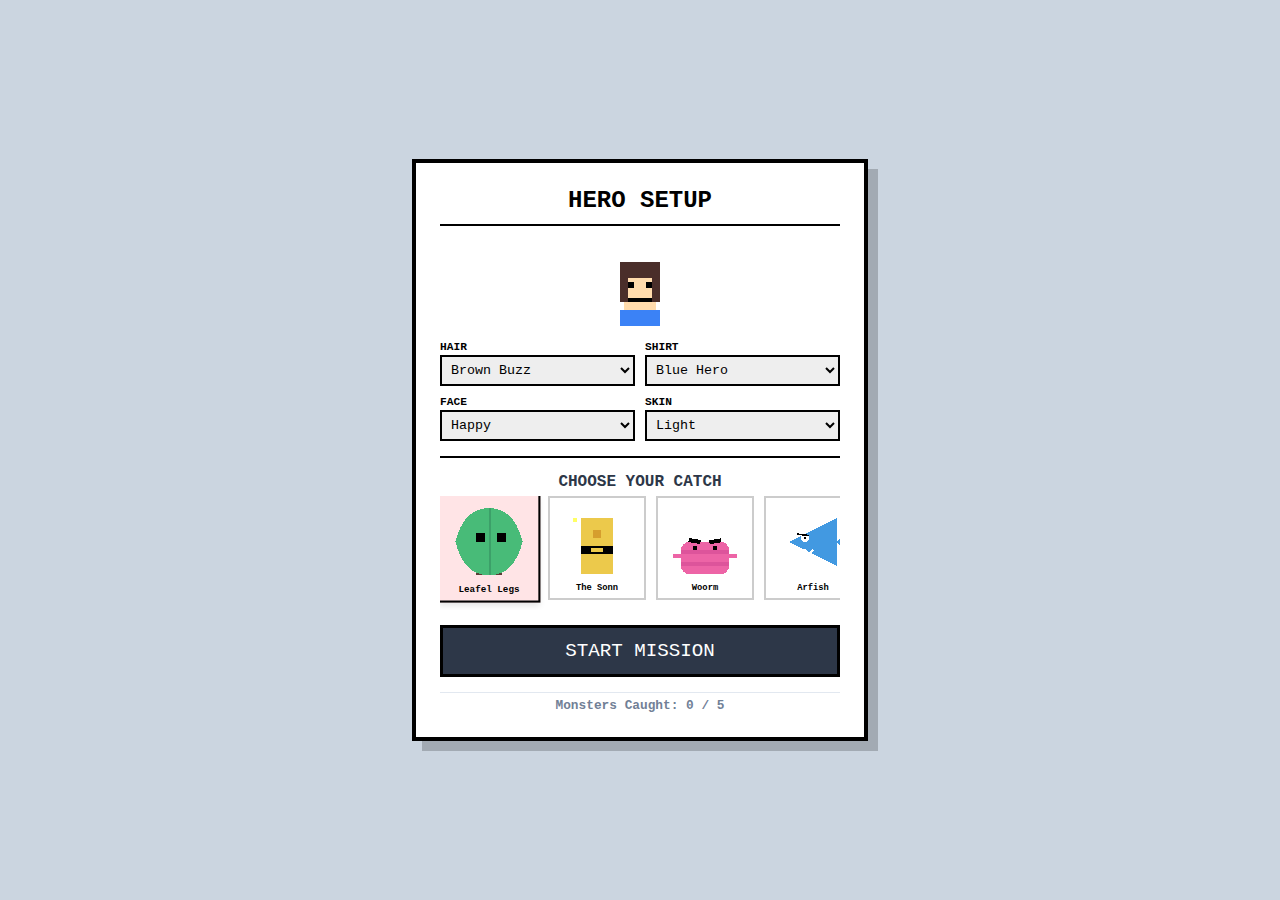
<file: multiplication-land/fours.html>
<!DOCTYPE html>
<html lang="en">
<head>
    <meta charset="UTF-8">
    <meta name="viewport" content="width=device-width, initial-scale=1.0">
    <title>Times-4 Catch 'em | Colby Kuhns</title>
    <style>
        :root {
            --primary: #4a90e2; --success: #48bb78; --error: #f56565; --dark: #2d3748;
            --bg: #cbd5e0; --gold: #ecc94b;
        }

        body {
            font-family: 'Courier New', Courier, monospace;
            display: flex; justify-content: center; align-items: center;
            min-height: 100vh; margin: 0; background-color: var(--bg);
        }

        #game-container {
            background: white; padding: 1.5rem; border: 4px solid #000;
            box-shadow: 10px 10px 0px rgba(0,0,0,0.2); text-align: center; width: 400px;
            position: relative;
            max-height: 95vh;
            overflow-y: auto;
        }

        h2 { margin-top: 0; font-size: 1.5rem; text-transform: uppercase; border-bottom: 2px solid #000; padding-bottom: 10px; }
        h3 { font-size: 1rem; margin: 10px 0 5px; text-transform: uppercase; color: var(--dark); }

        /* --- ANIMATIONS --- */
        @keyframes jump-dance {
            0%, 100% { transform: translateY(0) rotate(0); }
            25% { transform: translateY(-15px) rotate(-5deg); }
            50% { transform: translateY(0) rotate(0); }
            75% { transform: translateY(-15px) rotate(5deg); }
        }

        @keyframes face-plant {
            0% { transform: rotate(0); }
            20% { transform: rotate(-10deg); } 
            100% { transform: rotate(90deg) translateY(10px); opacity: 0.6; }
        }

        .dancing { animation: jump-dance 0.4s ease infinite; }
        .falling { transform-origin: bottom center; animation: face-plant 0.5s ease forwards; }
        
        /* --- UI ELEMENTS --- */
        .scene-split { display: flex; justify-content: space-between; align-items: flex-end; margin-bottom: 10px; height: 120px; }
        .avatar-box, .monster-box { width: 100px; display: flex; flex-direction: column; justify-content: flex-end; align-items: center; }
        .pixel-art { shape-rendering: crispEdges; }

        /* Monster Selector Grid */
        .monster-grid { 
            display: flex; 
            overflow-x: auto; 
            gap: 10px; 
            margin-bottom: 10px; 
            padding-bottom: 10px; /* Space for scrollbar */
        }
        
        .monster-option { 
            flex: 0 0 90px; /* Fixed width to force scrolling */
            border: 2px solid #ccc; 
            cursor: pointer; 
            padding: 4px 2px; 
            transition: 0.2s; 
            display: flex; 
            flex-direction: column; 
            align-items: center; 
            justify-content: center;
            min-height: 90px;
        }
        .monster-option:hover { background: #eee; }
        
        /* Selected State */
        .monster-option.selected { border-color: #000; background: #ffe4e6; transform: scale(1.05); z-index: 2; box-shadow: 0 4px 6px rgba(0,0,0,0.1); }
        
        /* Caught State */
        .monster-option.caught { background-color: #c6f6d5; border-color: #2f855a; opacity: 0.9; }
        .monster-option.caught .monster-name { color: #2f855a; }

        .monster-name { font-size: 0.55rem; font-weight: bold; margin-top: 2px; line-height: 1.1; }
        .caught-label { font-size: 0.6rem; color: #276749; font-weight: 900; margin-top: 2px; text-transform: uppercase; }

        /* Controls */
        .controls { display: grid; grid-template-columns: 1fr 1fr; gap: 10px; margin: 15px 0; text-align: left; }
        select { width: 100%; padding: 5px; border: 2px solid #000; font-family: inherit; background: #eee; cursor: pointer; }
        label { font-size: 0.7rem; font-weight: bold; display: block; margin-bottom: 2px; }

        /* Gameplay UI */
        .question { font-size: 2.5rem; font-weight: bold; margin: 10px 0; color: var(--primary); }
        
        input { 
            width: 100px; font-size: 2rem; padding: 5px; text-align: center; 
            border: 3px solid #000; outline: none; font-family: inherit;
        }
        
        button { 
            display: block; width: 100%; margin-top: 15px; padding: 12px; 
            background: var(--dark); color: white; border: 3px solid #000; 
            font-size: 1.2rem; cursor: pointer; font-family: inherit;
            transition: transform 0.1s;
        }
        button:active { transform: translateY(2px); }

        /* Progress Bar */
        .capture-container { width: 100%; margin-top: 5px; }
        .capture-bar-bg { width: 100%; height: 15px; background: #ddd; border: 2px solid #000; position: relative; }
        .capture-bar-fill { height: 100%; background: var(--success); width: 0%; transition: width 0.3s; }
        .capture-label { font-size: 0.7rem; font-weight: bold; margin-top: 2px; }

        .game-counter { margin-top: 15px; font-size: 0.8rem; font-weight: bold; color: #718096; border-top: 1px solid #e2e8f0; padding-top: 5px;}

        .hidden { display: none; }
        #feedback { margin-top: 15px; font-weight: bold; height: 24px; font-size: 1.1rem; }
    </style>
</head>
<body>

<div id="game-container">
    
    <div id="setup-screen">
        <h2>Hero Setup</h2>
        
        <div class="avatar-box" id="preview-area" style="margin: 0 auto;"></div>
        
        <div class="controls">
            <div>
                <label>HAIR</label>
                <select id="hair-select" onchange="updatePreview()">
                    <option value="#4a2e2a">Brown Buzz</option>
                    <option value="#f6e05e">Blonde Mohawk</option>
                    <option value="#e53e3e">Red Spiky</option>
                    <option value="#ed64a6">Pink Bob</option>
                </select>
            </div>
            <div>
                <label>SHIRT</label>
                <select id="shirt-select" onchange="updatePreview()">
                    <option value="#3b82f6">Blue Hero</option>
                    <option value="#e53e3e">Red Cape</option>
                    <option value="#48bb78">Green Suit</option>
                    <option value="#805ad5">Purple Robe</option>
                </select>
            </div>
            <div>
                <label>FACE</label>
                <select id="face-select" onchange="updatePreview()">
                    <option value="smile">Happy</option>
                    <option value="cool">Cool</option>
                    <option value="stoic">Serious</option>
                </select>
            </div>
            <div>
                <label>SKIN</label>
                <select id="skin-select" onchange="updatePreview()">
                    <option value="#ffdbac">Light</option>
                    <option value="#e0ac69">Medium</option>
                    <option value="#8d5524">Dark</option>
                </select>
            </div>
        </div>

        <hr style="border: 1px solid #000; margin: 15px 0;">

        <h3>Choose Your Catch</h3>
        <div class="monster-grid" id="monster-selector">
            </div>

        <button onclick="startGame()">START MISSION</button>
        <div class="game-counter" id="setup-counter">Caught: 0 / 5</div>
    </div>

    <div id="game-screen" class="hidden">
        
        <div class="scene-split">
            <div class="avatar-box" id="game-avatar-container"></div>
            
            <div class="monster-box">
                <div id="game-monster-container"></div>
                <div class="capture-container">
                    <div class="capture-bar-bg">
                        <div id="capture-fill" class="capture-bar-fill"></div>
                    </div>
                    <div class="capture-label">CATCH METER</div>
                </div>
            </div>
        </div>
        
        <div id="progress">Level 1 / 12</div>
        <div class="question" id="q-text">4 × ?</div>
        
        <input type="number" id="ans-input" placeholder="?" autocomplete="off">
        <button onclick="check()">ATTACK!</button>
        <div id="feedback"></div>
        <div class="game-counter" id="gameplay-counter">Caught: 0 / 5</div>
    </div>

    <div id="result-screen" class="hidden">
        <h2 id="result-title">MISSION REPORT</h2>
        <div id="result-graphic" style="margin: 20px 0;"></div>
        <p id="final-score" style="font-size: 1.5rem; font-weight:bold;"></p>
        <p id="capture-status" style="margin-bottom: 20px;"></p>
        <button onclick="returnToSetup()">RETURN TO BASE</button>
    </div>
</div>

<script>
    // --- GAME STATE ---
    let questions = [];
    let currentIndex = 0;
    let score = 0;
    let selectedMonster = 'leafel'; // default
    let caughtMonsters = new Set(); // Stores caught monster keys

    const MONSTERS = {
        'leafel': { name: 'Leafel Legs', color: '#48bb78' },
        'sonn':   { name: 'The Sonn',    color: '#ecc94b' },
        'woorm':  { name: 'Woorm',       color: '#ed64a6' },
        'arfish': { name: 'Arfish',      color: '#4299e1' },
        'canon':  { name: 'Canonine',    color: '#a0aec0' }
    };

    // --- SVG GENERATORS ---

    function getAvatarSVG(mood = 'normal') {
        const hairColor = document.getElementById('hair-select').value;
        const shirtColor = document.getElementById('shirt-select').value;
        const skinColor = document.getElementById('skin-select').value;
        const faceStyle = document.getElementById('face-select').value;

        let svgContent = `
            <rect x="25" y="80" width="50" height="20" fill="${shirtColor}" />
            <rect x="30" y="30" width="40" height="50" fill="${skinColor}" />
            <rect x="25" y="20" width="50" height="20" fill="${hairColor}" />
            <rect x="25" y="20" width="10" height="50" fill="${hairColor}" />
            <rect x="65" y="20" width="10" height="50" fill="${hairColor}" />
        `;

        let eyes = '', mouth = '';
        if (mood === 'dead') {
            eyes = `<text x="35" y="60" font-family="sans-serif" font-size="20" fill="black">X</text>
                    <text x="55" y="60" font-family="sans-serif" font-size="20" fill="black">X</text>`;
            mouth = `<rect x="40" y="70" width="20" height="5" fill="black" />`;
        } else {
            if(faceStyle === 'cool') eyes = `<rect x="30" y="45" width="40" height="10" fill="black" />`;
            else eyes = `<rect x="35" y="45" width="8" height="8" fill="black" /><rect x="57" y="45" width="8" height="8" fill="black" />`;
            
            if(faceStyle === 'stoic') mouth = `<rect x="40" y="65" width="20" height="5" fill="black" />`;
            else mouth = `<rect x="35" y="65" width="30" height="5" fill="black" /><rect x="35" y="65" width="5" height="2" fill="black" /><rect x="60" y="65" width="5" height="2" fill="black" />`;
        }

        return `<svg viewBox="0 0 100 100" width="80" height="80" class="pixel-art">${svgContent} ${eyes} ${mouth}</svg>`;
    }

    function getMonsterSVG(type) {
        let content = '';
        
        if (type === 'leafel') {
            content = `
                <rect x="35" y="70" width="10" height="20" fill="#5a3e36" />
                <rect x="55" y="70" width="10" height="20" fill="#5a3e36" />
                <path d="M50 10 Q80 10 90 50 Q80 90 50 90 Q20 90 10 50 Q20 10 50 10" fill="#48bb78" />
                <rect x="50" y="10" width="2" height="80" fill="#2f855a" opacity="0.5" />
                <rect x="35" y="40" width="10" height="10" fill="black" />
                <rect x="60" y="40" width="10" height="10" fill="black" />
            `;
        } else if (type === 'sonn') {
            content = `
                <rect x="30" y="20" width="40" height="70" fill="#ecc94b" />
                <rect x="30" y="55" width="40" height="10" fill="black" />
                <rect x="42" y="57" width="16" height="6" fill="#ecc94b" />
                <rect x="45" y="35" width="10" height="10" fill="#d69e2e" />
                <rect x="20" y="20" width="5" height="5" fill="#FFFF00"><animate attributeName="opacity" values="0;1;0" dur="1s" repeatCount="indefinite"/></rect>
            `;
        } else if (type === 'woorm') {
            content = `
                <rect x="20" y="50" width="60" height="40" rx="10" fill="#ed64a6" />
                <rect x="20" y="60" width="60" height="5" fill="#b83280" opacity="0.3" />
                <rect x="20" y="75" width="60" height="5" fill="#b83280" opacity="0.3" />
                <rect x="10" y="65" width="15" height="5" fill="#ed64a6" />
                <rect x="75" y="65" width="15" height="5" fill="#ed64a6" />
                <rect x="30" y="45" width="15" height="5" fill="black" transform="rotate(10, 30, 45)" />
                <rect x="55" y="48" width="15" height="5" fill="black" transform="rotate(-10, 55, 48)" />
                <rect x="35" y="55" width="5" height="5" fill="black" />
                <rect x="60" y="55" width="5" height="5" fill="black" />
            `;
        } else if (type === 'arfish') {
            content = `
                <path d="M20 50 L80 20 L80 80 Z" fill="#4299e1" />
                <path d="M80 50 L95 30 L95 70 Z" fill="#4299e1" />
                <circle cx="40" cy="45" r="5" fill="white" /> <circle cx="40" cy="45" r="2" fill="black" />
                <path d="M30 40 L45 42" stroke="black" stroke-width="2" />
                <path d="M30 60 L35 65 L40 60 L45 65 L50 60" fill="none" stroke="white" stroke-width="3" />
            `;
        } else if (type === 'canon') {
            content = `
                <rect x="20" y="50" width="50" height="30" fill="#a0aec0" />
                <rect x="60" y="30" width="30" height="30" fill="#a0aec0" />
                <rect x="25" y="80" width="10" height="15" fill="#a0aec0" />
                <rect x="55" y="80" width="10" height="15" fill="#a0aec0" />
                <path d="M25 50 L35 20 L45 50 Z" fill="#e53e3e" />
                <rect x="32" y="15" width="6" height="6" fill="#e53e3e" opacity="0.8"><animate attributeName="y" values="15;5;15" dur="2s" repeatCount="indefinite"/></rect>
                <rect x="65" y="35" width="8" height="8" fill="white" /> <rect x="67" y="37" width="2" height="2" fill="black" />
                <rect x="78" y="35" width="8" height="8" fill="white" /> <rect x="80" y="37" width="2" height="2" fill="black" />
            `;
        }

        return `<svg viewBox="0 0 100 100" width="80" height="80" class="pixel-art">${content}</svg>`;
    }

    // --- SETUP LOGIC ---

    function initSetup() {
        const grid = document.getElementById('monster-selector');
        grid.innerHTML = '';
        Object.keys(MONSTERS).forEach(key => {
            const isCaught = caughtMonsters.has(key);
            const div = document.createElement('div');
            
            // If caught, use caught styling, otherwise check if selected
            let classes = 'monster-option';
            if (isCaught) classes += ' caught';
            if (key === selectedMonster) classes += ' selected';
            
            div.className = classes;
            div.onclick = () => selectMonster(key);
            
            let label = `<div class="monster-name">${MONSTERS[key].name}</div>`;
            if (isCaught) {
                label += `<div class="caught-label">CAUGHT!</div>`;
            }

            div.innerHTML = `${getMonsterSVG(key)} ${label}`;
            grid.appendChild(div);
        });
        
        updateCounters();
        updatePreview();
    }

    function selectMonster(key) {
        selectedMonster = key;
        initSetup(); // Re-render
    }

    function updatePreview() {
        document.getElementById('preview-area').innerHTML = getAvatarSVG('normal');
    }

    function updateCounters() {
        const text = `Monsters Caught: ${caughtMonsters.size} / ${Object.keys(MONSTERS).length}`;
        document.getElementById('setup-counter').innerText = text;
        document.getElementById('gameplay-counter').innerText = text;
    }

    // --- GAME LOGIC ---

    function startGame() {
        document.getElementById('setup-screen').classList.add('hidden');
        document.getElementById('game-screen').classList.remove('hidden');
        
        // Randomize
        questions = Array.from({length: 12}, (_, i) => i + 1).sort(() => Math.random() - 0.5);
        currentIndex = 0;
        score = 0;
        
        renderGameAvatar('normal');
        document.getElementById('game-monster-container').innerHTML = getMonsterSVG(selectedMonster);
        document.getElementById('capture-fill').style.width = '0%';
        updateCounters();
        
        nextQuestion();
    }

    function renderGameAvatar(mood, animateClass = '') {
        const container = document.getElementById('game-avatar-container');
        container.innerHTML = getAvatarSVG(mood);
        if(animateClass) container.querySelector('svg').classList.add(animateClass);
    }

    function nextQuestion() {
        document.getElementById('progress').innerText = `Level ${currentIndex + 1} / 12`;
        document.getElementById('q-text').innerText = `4 × ${questions[currentIndex]}`;
        document.getElementById('ans-input').value = '';
        document.getElementById('ans-input').focus();
        document.getElementById('feedback').innerText = '';
        renderGameAvatar('normal');
    }

    function check() {
        const input = document.getElementById('ans-input');
        const feedback = document.getElementById('feedback');
        const val = parseInt(input.value);
        const correct = 4 * questions[currentIndex];

        if (isNaN(val)) return;

        if (val === correct) {
            score++;
            feedback.innerText = "HIT!";
            feedback.style.color = "var(--success)";
            renderGameAvatar('win', 'dancing');
            
            let percent = (score / 11) * 100;
            if (percent > 100) percent = 100;
            document.getElementById('capture-fill').style.width = `${percent}%`;

        } else {
            feedback.innerText = `MISS! It's ${correct}`;
            feedback.style.color = "var(--error)";
            renderGameAvatar('dead', 'falling');
        }

        setTimeout(() => {
            currentIndex++;
            if (currentIndex < 12) {
                nextQuestion();
            } else {
                showResults();
            }
        }, 1500);
    }

    function showResults() {
        document.getElementById('game-screen').classList.add('hidden');
        document.getElementById('result-screen').classList.remove('hidden');
        
        const caught = score >= 11;
        const monsterName = MONSTERS[selectedMonster].name;

        document.getElementById('final-score').innerText = `Score: ${score} / 12`;

        if (caught) {
            // Add to caught set
            caughtMonsters.add(selectedMonster);
            
            document.getElementById('result-title').innerText = "MISSION SUCCESS!";
            document.getElementById('result-graphic').innerHTML = getMonsterSVG(selectedMonster);
            document.getElementById('capture-status').innerText = `You caught ${monsterName}!`;
            document.getElementById('capture-status').style.color = "green";
            document.getElementById('capture-status').style.fontWeight = "bold";
        } else {
            document.getElementById('result-title').innerText = "MISSION FAILED";
            document.getElementById('result-graphic').innerHTML = `<div style="opacity:0.3; filter:grayscale(1);">${getMonsterSVG(selectedMonster)}</div>`;
            document.getElementById('capture-status').innerText = `${monsterName} escaped! You need 11 hits to catch it.`;
            document.getElementById('capture-status').style.color = "red";
        }
    }

    function returnToSetup() {
        // Reset screens but keep caughtMonsters
        document.getElementById('result-screen').classList.add('hidden');
        document.getElementById('setup-screen').classList.remove('hidden');
        initSetup(); // Re-render grid to show new caught status
    }

    // Init
    initSetup();
    
    document.getElementById('ans-input').addEventListener('keypress', function (e) {
        if (e.key === 'Enter') check();
    });

</script>

</body>
</html>
</file>
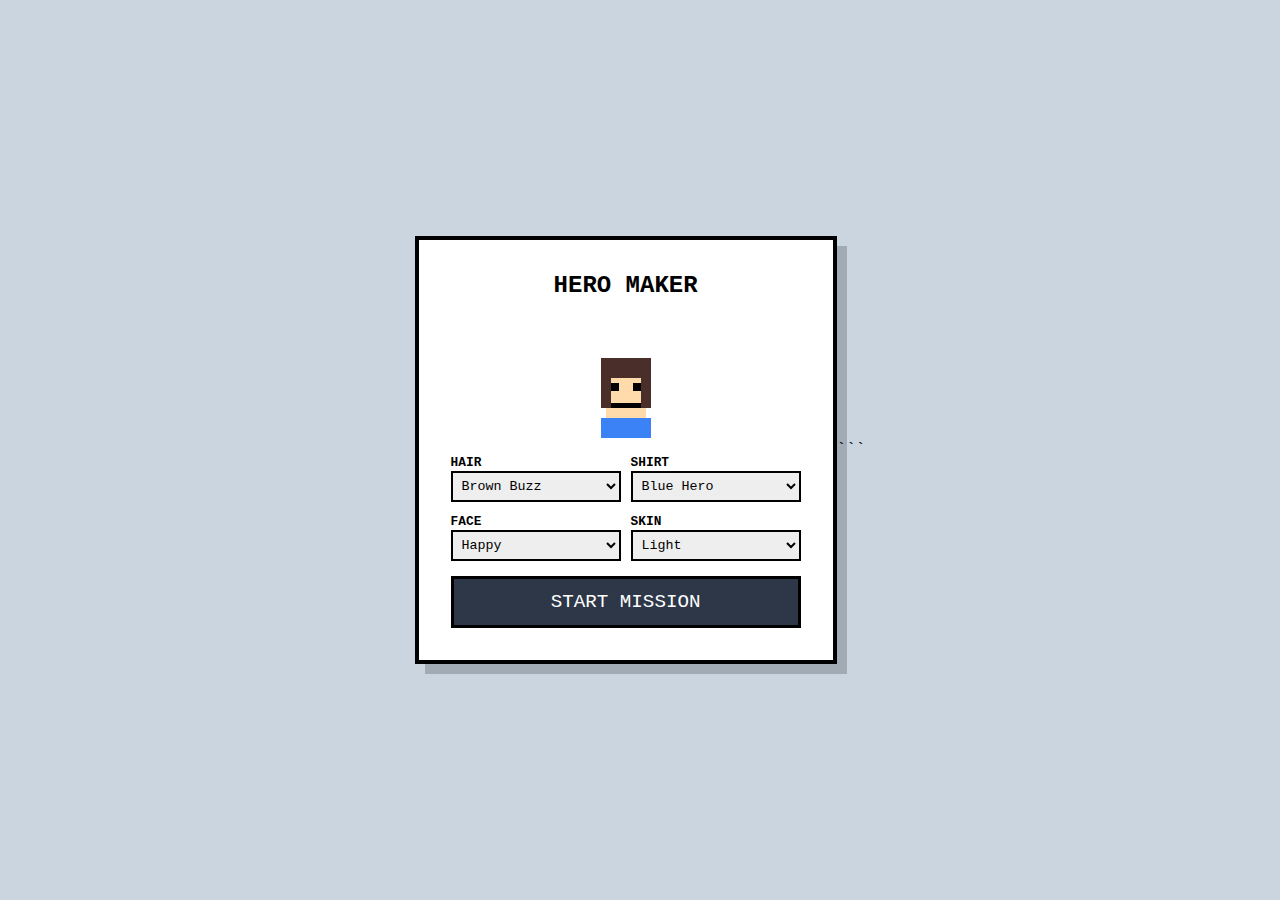
<file: multiplication-land/version2.html>
<!DOCTYPE html>
<html lang="en">
<head>
    <meta charset="UTF-8">
    <meta name="viewport" content="width=device-width, initial-scale=1.0">
    <title>Times-4 Action Hero</title>
    <style>
        :root {
            --primary: #4a90e2; --success: #48bb78; --error: #f56565; --dark: #2d3748;
            --bg: #cbd5e0;
        }

        body {
            font-family: 'Courier New', Courier, monospace;
            display: flex; justify-content: center; align-items: center;
            min-height: 100vh; margin: 0; background-color: var(--bg);
        }

        #game-container {
            background: white; padding: 2rem; border: 4px solid #000;
            box-shadow: 10px 10px 0px rgba(0,0,0,0.2); text-align: center; width: 350px;
            position: relative;
        }

        /* --- ANIMATIONS --- */
        @keyframes jump-dance {
            0%, 100% { transform: translateY(0) rotate(0); }
            25% { transform: translateY(-15px) rotate(-5deg); }
            50% { transform: translateY(0) rotate(0); }
            75% { transform: translateY(-15px) rotate(5deg); }
        }

        @keyframes face-plant {
            0% { transform: rotate(0); }
            20% { transform: rotate(-10deg); } /* Wobbly knees */
            100% { transform: rotate(90deg) translateY(10px); opacity: 0.6; }
        }

        .dancing { animation: jump-dance 0.4s ease infinite; }
        .falling { transform-origin: bottom center; animation: face-plant 0.5s ease forwards; }
        
        /* --- AVATAR & UI --- */
        .avatar-box { height: 120px; display: flex; justify-content: center; align-items: flex-end; overflow: visible; margin-bottom: 10px; }
        .pixel-art { shape-rendering: crispEdges; }

        .controls { display: grid; grid-template-columns: 1fr 1fr; gap: 10px; margin: 15px 0; text-align: left; }
        select { width: 100%; padding: 5px; border: 2px solid #000; font-family: inherit; background: #eee; cursor: pointer; }
        label { font-size: 0.8rem; font-weight: bold; }

        .question { font-size: 3rem; font-weight: bold; margin: 10px 0; color: var(--primary); }
        
        input { 
            width: 100px; font-size: 2rem; padding: 5px; text-align: center; 
            border: 3px solid #000; outline: none; font-family: inherit;
        }
        
        button { 
            display: block; width: 100%; margin-top: 15px; padding: 12px; 
            background: var(--dark); color: white; border: 3px solid #000; 
            font-size: 1.2rem; cursor: pointer; font-family: inherit;
            transition: transform 0.1s;
        }
        button:active { transform: translateY(2px); }

        .hidden { display: none; }
        #feedback { margin-top: 15px; font-weight: bold; height: 24px; font-size: 1.1rem; }
    </style>
</head>
<body>

<div id="game-container">
    
    <div id="setup-screen">
        <h2 style="margin-top:0">HERO MAKER</h2>
        <div class="avatar-box" id="preview-area"></div>
        
        <div class="controls">
            <div>
                <label>HAIR</label>
                <select id="hair-select" onchange="updatePreview()">
                    <option value="#4a2e2a">Brown Buzz</option>
                    <option value="#f6e05e">Blonde Mohawk</option>
                    <option value="#e53e3e">Red Spiky</option>
                    <option value="#ed64a6">Pink Bob</option>
                </select>
            </div>
            <div>
                <label>SHIRT</label>
                <select id="shirt-select" onchange="updatePreview()">
                    <option value="#3b82f6">Blue Hero</option>
                    <option value="#e53e3e">Red cape</option>
                    <option value="#48bb78">Green suit</option>
                    <option value="#805ad5">Purple robe</option>
                </select>
            </div>
            <div>
                <label>FACE</label>
                <select id="face-select" onchange="updatePreview()">
                    <option value="smile">Happy</option>
                    <option value="cool">Cool</option>
                    <option value="stoic">Serious</option>
                </select>
            </div>
            <div>
                <label>SKIN</label>
                <select id="skin-select" onchange="updatePreview()">
                    <option value="#ffdbac">Light</option>
                    <option value="#e0ac69">Medium</option>
                    <option value="#8d5524">Dark</option>
                </select>
            </div>
        </div>
        <button onclick="startGame()">START MISSION</button>
    </div>

    <div id="game-screen" class="hidden">
        <div class="avatar-box" id="game-avatar-container"></div>
        
        <div id="progress">Level 1 / 12</div>
        <div class="question" id="q-text">4 × ?</div>
        
        <input type="number" id="ans-input" placeholder="?" autocomplete="off">
        <button onclick="check()">ATTACK!</button>
        <div id="feedback"></div>
    </div>

    <div id="result-screen" class="hidden">
        <h2>MISSION REPORT</h2>
        <div class="avatar-box" id="result-avatar-container"></div>
        <p id="final-score" style="font-size: 1.5rem;"></p>
        <button onclick="location.reload()">NEW HERO</button>
    </div>
</div>

<script>
    // Game State
    let questions = [];
    let currentIndex = 0;
    let score = 0;

    // --- AVATAR GENERATOR ---
    function getAvatarSVG(mood = 'normal') {
        const hairColor = document.getElementById('hair-select').value;
        const shirtColor = document.getElementById('shirt-select').value;
        const skinColor = document.getElementById('skin-select').value;
        const faceStyle = document.getElementById('face-select').value;

        // Base Body (8-bit blocks)
        let svgContent = `
            <rect x="25" y="80" width="50" height="20" fill="${shirtColor}" /> <rect x="30" y="30" width="40" height="50" fill="${skinColor}" /> <rect x="25" y="20" width="50" height="20" fill="${hairColor}" /> <rect x="25" y="20" width="10" height="50" fill="${hairColor}" /> <rect x="65" y="20" width="10" height="50" fill="${hairColor}" /> `;

        // Face Logic
        let eyes = '';
        let mouth = '';

        if (mood === 'dead') {
            // X Eyes for wrong answer
            eyes = `
                <text x="35" y="60" font-family="sans-serif" font-size="20" fill="black">X</text>
                <text x="55" y="60" font-family="sans-serif" font-size="20" fill="black">X</text>
            `;
            mouth = `<rect x="40" y="70" width="20" height="5" fill="black" />`;
        } else {
            // Normal Eyes
            if(faceStyle === 'cool') {
                eyes = `<rect x="30" y="45" width="40" height="10" fill="black" />`; // Sunglasses
            } else {
                eyes = `<rect x="35" y="45" width="8" height="8" fill="black" />
                        <rect x="57" y="45" width="8" height="8" fill="black" />`; // Dots
            }

            // Normal Mouth
            if(faceStyle === 'stoic') mouth = `<rect x="40" y="65" width="20" height="5" fill="black" />`;
            else mouth = `<rect x="35" y="65" width="30" height="5" fill="black" />
                          <rect x="35" y="65" width="5" height="2" fill="black" /> 
                          <rect x="60" y="65" width="5" height="2" fill="black" />`; // Smile
        }

        // Victory Sparkles
        if (mood === 'win') {
             svgContent += `
                <rect x="20" y="10" width="5" height="5" fill="#FFD700"><animate attributeName="opacity" values="0;1;0" dur="0.5s" repeatCount="indefinite"/></rect>
                <rect x="75" y="10" width="5" height="5" fill="#FFD700"><animate attributeName="opacity" values="0;1;0" dur="0.5s" begin="0.2s" repeatCount="indefinite"/></rect>
             `;
        }

        return `<svg id="avatar-svg" viewBox="0 0 100 100" width="100" height="100" class="pixel-art">${svgContent} ${eyes} ${mouth}</svg>`;
    }

    function updatePreview() {
        document.getElementById('preview-area').innerHTML = getAvatarSVG('normal');
    }

    // --- GAME LOGIC ---

    function startGame() {
        document.getElementById('setup-screen').classList.add('hidden');
        document.getElementById('game-screen').classList.remove('hidden');
        
        // Generate random questions 1-12
        questions = Array.from({length: 12}, (_, i) => i + 1).sort(() => Math.random() - 0.5);
        
        renderGameAvatar('normal');
        nextQuestion();
    }

    function renderGameAvatar(mood, animateClass = '') {
        const container = document.getElementById('game-avatar-container');
        container.innerHTML = getAvatarSVG(mood);
        if(animateClass) {
            container.querySelector('svg').classList.add(animateClass);
        }
    }

    function nextQuestion() {
        document.getElementById('progress').innerText = `Level ${currentIndex + 1} / 12`;
        document.getElementById('q-text').innerText = `4 × ${questions[currentIndex]}`;
        document.getElementById('ans-input').value = '';
        document.getElementById('ans-input').focus();
        document.getElementById('feedback').innerText = '';
        
        // Reset avatar to normal standing
        renderGameAvatar('normal');
    }

    function check() {
        const input = document.getElementById('ans-input');
        const feedback = document.getElementById('feedback');
        const val = parseInt(input.value);
        const correct = 4 * questions[currentIndex];

        if (isNaN(val)) return;

        if (val === correct) {
            score++;
            feedback.innerText = "CORRECT!";
            feedback.style.color = "var(--success)";
            // Win: Happy face + Dance animation
            renderGameAvatar('win', 'dancing');
        } else {
            feedback.innerText = `OUCH! It's ${correct}`;
            feedback.style.color = "var(--error)";
            // Loss: Dead face + Fall animation
            renderGameAvatar('dead', 'falling');
        }

        // Wait for animation then move on
        setTimeout(() => {
            currentIndex++;
            if (currentIndex < 12) {
                nextQuestion();
            } else {
                showResults();
            }
        }, 1500); // 1.5 seconds delay
    }

    function showResults() {
        document.getElementById('game-screen').classList.add('hidden');
        document.getElementById('result-screen').classList.remove('hidden');
        document.getElementById('final-score').innerText = `${score} / 12`;
        document.getElementById('result-avatar-container').innerHTML = getAvatarSVG('win');
    }

    // Init
    updatePreview();
    
    // Enter key support
    document.getElementById('ans-input').addEventListener('keypress', function (e) {
        if (e.key === 'Enter') check();
    });

</script>

</body>
</html>

```
</file>
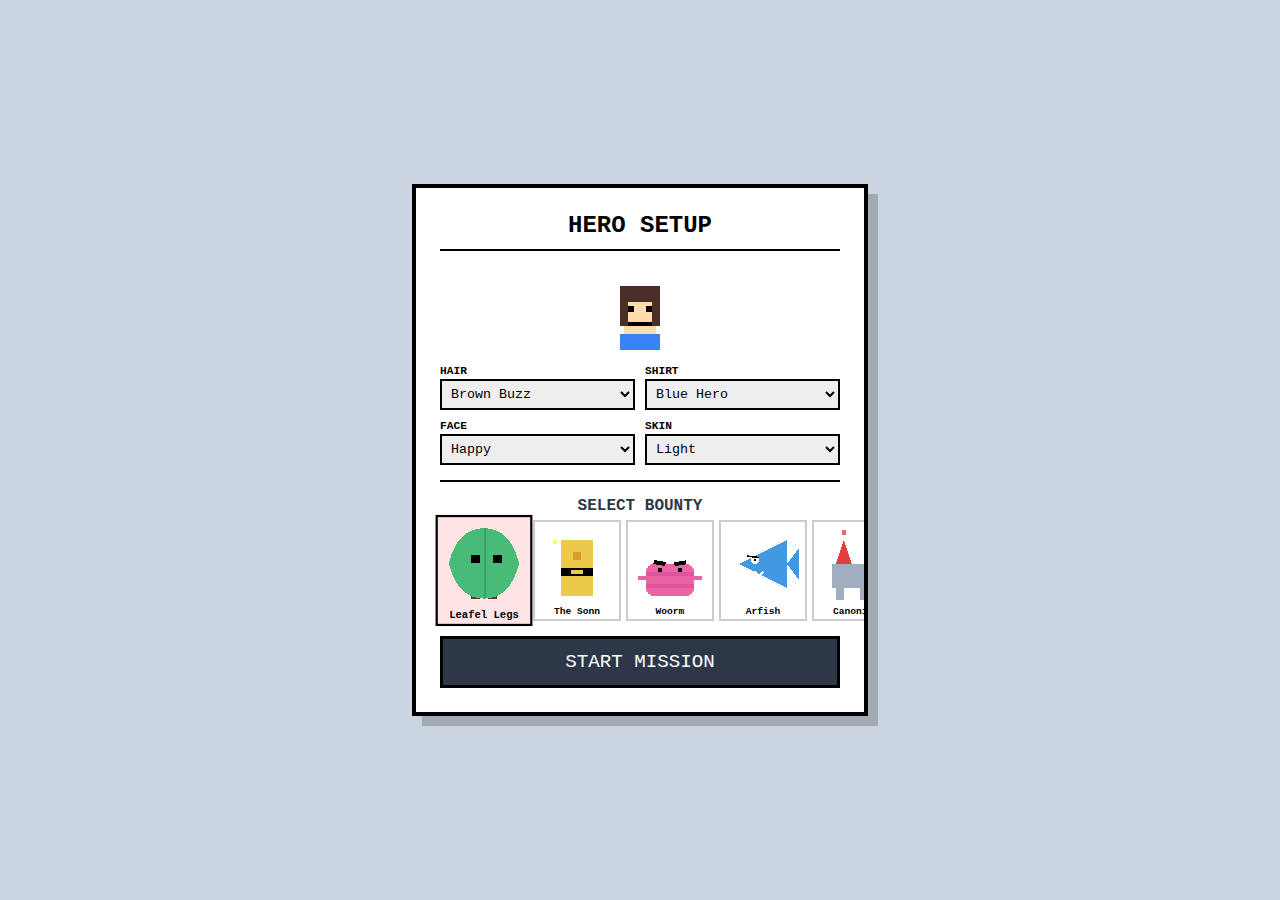
<file: multiplication-land/version3.html>
<!DOCTYPE html>
<html lang="en">
<head>
    <meta charset="UTF-8">
    <meta name="viewport" content="width=device-width, initial-scale=1.0">
    <title>Times-4 Monster Hunter</title>
    <style>
        :root {
            --primary: #4a90e2; --success: #48bb78; --error: #f56565; --dark: #2d3748;
            --bg: #cbd5e0; --gold: #ecc94b;
        }

        body {
            font-family: 'Courier New', Courier, monospace;
            display: flex; justify-content: center; align-items: center;
            min-height: 100vh; margin: 0; background-color: var(--bg);
        }

        #game-container {
            background: white; padding: 1.5rem; border: 4px solid #000;
            box-shadow: 10px 10px 0px rgba(0,0,0,0.2); text-align: center; width: 400px;
            position: relative;
            max-height: 95vh;
            overflow-y: auto;
        }

        h2 { margin-top: 0; font-size: 1.5rem; text-transform: uppercase; border-bottom: 2px solid #000; padding-bottom: 10px; }
        h3 { font-size: 1rem; margin: 10px 0 5px; text-transform: uppercase; color: var(--dark); }

        /* --- ANIMATIONS --- */
        @keyframes jump-dance {
            0%, 100% { transform: translateY(0) rotate(0); }
            25% { transform: translateY(-15px) rotate(-5deg); }
            50% { transform: translateY(0) rotate(0); }
            75% { transform: translateY(-15px) rotate(5deg); }
        }

        @keyframes face-plant {
            0% { transform: rotate(0); }
            20% { transform: rotate(-10deg); } 
            100% { transform: rotate(90deg) translateY(10px); opacity: 0.6; }
        }

        .dancing { animation: jump-dance 0.4s ease infinite; }
        .falling { transform-origin: bottom center; animation: face-plant 0.5s ease forwards; }
        
        /* --- AVATAR & MONSTER UI --- */
        .scene-split { display: flex; justify-content: space-between; align-items: flex-end; margin-bottom: 10px; height: 120px; }
        .avatar-box, .monster-box { width: 100px; display: flex; flex-direction: column; justify-content: flex-end; align-items: center; }
        
        .pixel-art { shape-rendering: crispEdges; }

        /* Monster Selector Grid */
        .monster-grid { display: grid; grid-template-columns: repeat(5, 1fr); gap: 5px; margin-bottom: 15px; }
        .monster-option { 
            border: 2px solid #ccc; cursor: pointer; padding: 2px; transition: 0.2s; 
            display: flex; flex-direction: column; align-items: center; justify-content: center;
        }
        .monster-option:hover { background: #eee; }
        .monster-option.selected { border-color: #000; background: #ffe4e6; transform: scale(1.1); }
        .monster-name { font-size: 0.6rem; font-weight: bold; margin-top: 2px; }

        /* Controls */
        .controls { display: grid; grid-template-columns: 1fr 1fr; gap: 10px; margin: 15px 0; text-align: left; }
        select { width: 100%; padding: 5px; border: 2px solid #000; font-family: inherit; background: #eee; cursor: pointer; }
        label { font-size: 0.7rem; font-weight: bold; display: block; margin-bottom: 2px; }

        /* Gameplay UI */
        .question { font-size: 2.5rem; font-weight: bold; margin: 10px 0; color: var(--primary); }
        
        input { 
            width: 100px; font-size: 2rem; padding: 5px; text-align: center; 
            border: 3px solid #000; outline: none; font-family: inherit;
        }
        
        button { 
            display: block; width: 100%; margin-top: 15px; padding: 12px; 
            background: var(--dark); color: white; border: 3px solid #000; 
            font-size: 1.2rem; cursor: pointer; font-family: inherit;
            transition: transform 0.1s;
        }
        button:active { transform: translateY(2px); }

        /* Progress Bar */
        .capture-container { width: 100%; margin-top: 5px; }
        .capture-bar-bg { width: 100%; height: 15px; background: #ddd; border: 2px solid #000; position: relative; }
        .capture-bar-fill { height: 100%; background: var(--success); width: 0%; transition: width 0.3s; }
        .capture-label { font-size: 0.7rem; font-weight: bold; margin-top: 2px; }

        .hidden { display: none; }
        #feedback { margin-top: 15px; font-weight: bold; height: 24px; font-size: 1.1rem; }
    </style>
</head>
<body>

<div id="game-container">
    
    <div id="setup-screen">
        <h2>Hero Setup</h2>
        
        <div class="avatar-box" id="preview-area" style="margin: 0 auto;"></div>
        
        <div class="controls">
            <div>
                <label>HAIR</label>
                <select id="hair-select" onchange="updatePreview()">
                    <option value="#4a2e2a">Brown Buzz</option>
                    <option value="#f6e05e">Blonde Mohawk</option>
                    <option value="#e53e3e">Red Spiky</option>
                    <option value="#ed64a6">Pink Bob</option>
                </select>
            </div>
            <div>
                <label>SHIRT</label>
                <select id="shirt-select" onchange="updatePreview()">
                    <option value="#3b82f6">Blue Hero</option>
                    <option value="#e53e3e">Red Cape</option>
                    <option value="#48bb78">Green Suit</option>
                    <option value="#805ad5">Purple Robe</option>
                </select>
            </div>
            <div>
                <label>FACE</label>
                <select id="face-select" onchange="updatePreview()">
                    <option value="smile">Happy</option>
                    <option value="cool">Cool</option>
                    <option value="stoic">Serious</option>
                </select>
            </div>
            <div>
                <label>SKIN</label>
                <select id="skin-select" onchange="updatePreview()">
                    <option value="#ffdbac">Light</option>
                    <option value="#e0ac69">Medium</option>
                    <option value="#8d5524">Dark</option>
                </select>
            </div>
        </div>

        <hr style="border: 1px solid #000; margin: 15px 0;">

        <h3>Select Bounty</h3>
        <div class="monster-grid" id="monster-selector">
            </div>

        <button onclick="startGame()">START MISSION</button>
    </div>

    <div id="game-screen" class="hidden">
        
        <div class="scene-split">
            <div class="avatar-box" id="game-avatar-container"></div>
            
            <div class="monster-box">
                <div id="game-monster-container"></div>
                <div class="capture-container">
                    <div class="capture-bar-bg">
                        <div id="capture-fill" class="capture-bar-fill"></div>
                    </div>
                    <div class="capture-label">CATCH METER</div>
                </div>
            </div>
        </div>
        
        <div id="progress">Level 1 / 12</div>
        <div class="question" id="q-text">4 × ?</div>
        
        <input type="number" id="ans-input" placeholder="?" autocomplete="off">
        <button onclick="check()">ATTACK!</button>
        <div id="feedback"></div>
    </div>

    <div id="result-screen" class="hidden">
        <h2 id="result-title">MISSION REPORT</h2>
        <div id="result-graphic" style="margin: 20px 0;"></div>
        <p id="final-score" style="font-size: 1.5rem; font-weight:bold;"></p>
        <p id="capture-status" style="margin-bottom: 20px;"></p>
        <button onclick="location.reload()">NEW HERO</button>
    </div>
</div>

<script>
    // --- GAME STATE ---
    let questions = [];
    let currentIndex = 0;
    let score = 0;
    let selectedMonster = 'leafel'; // default

    const MONSTERS = {
        'leafel': { name: 'Leafel Legs', color: '#48bb78' },
        'sonn':   { name: 'The Sonn',    color: '#ecc94b' },
        'woorm':  { name: 'Woorm',       color: '#ed64a6' },
        'arfish': { name: 'Arfish',      color: '#4299e1' },
        'canon':  { name: 'Canonine',    color: '#a0aec0' }
    };

    // --- SVG GENERATORS ---

    function getAvatarSVG(mood = 'normal') {
        const hairColor = document.getElementById('hair-select').value;
        const shirtColor = document.getElementById('shirt-select').value;
        const skinColor = document.getElementById('skin-select').value;
        const faceStyle = document.getElementById('face-select').value;

        let svgContent = `
            <rect x="25" y="80" width="50" height="20" fill="${shirtColor}" />
            <rect x="30" y="30" width="40" height="50" fill="${skinColor}" />
            <rect x="25" y="20" width="50" height="20" fill="${hairColor}" />
            <rect x="25" y="20" width="10" height="50" fill="${hairColor}" />
            <rect x="65" y="20" width="10" height="50" fill="${hairColor}" />
        `;

        let eyes = '', mouth = '';
        if (mood === 'dead') {
            eyes = `<text x="35" y="60" font-family="sans-serif" font-size="20" fill="black">X</text>
                    <text x="55" y="60" font-family="sans-serif" font-size="20" fill="black">X</text>`;
            mouth = `<rect x="40" y="70" width="20" height="5" fill="black" />`;
        } else {
            if(faceStyle === 'cool') eyes = `<rect x="30" y="45" width="40" height="10" fill="black" />`;
            else eyes = `<rect x="35" y="45" width="8" height="8" fill="black" /><rect x="57" y="45" width="8" height="8" fill="black" />`;
            
            if(faceStyle === 'stoic') mouth = `<rect x="40" y="65" width="20" height="5" fill="black" />`;
            else mouth = `<rect x="35" y="65" width="30" height="5" fill="black" /><rect x="35" y="65" width="5" height="2" fill="black" /><rect x="60" y="65" width="5" height="2" fill="black" />`;
        }

        return `<svg viewBox="0 0 100 100" width="80" height="80" class="pixel-art">${svgContent} ${eyes} ${mouth}</svg>`;
    }

    function getMonsterSVG(type) {
        let content = '';
        
        if (type === 'leafel') {
            // Leaf body, stick legs
            content = `
                <rect x="35" y="70" width="10" height="20" fill="#5a3e36" /> <rect x="55" y="70" width="10" height="20" fill="#5a3e36" /> <path d="M50 10 Q80 10 90 50 Q80 90 50 90 Q20 90 10 50 Q20 10 50 10" fill="#48bb78" /> <rect x="50" y="10" width="2" height="80" fill="#2f855a" opacity="0.5" /> <rect x="35" y="40" width="10" height="10" fill="black" /> <rect x="60" y="40" width="10" height="10" fill="black" /> `;
        } else if (type === 'sonn') {
            // Shiny person, no arms, nose, belt
            content = `
                <rect x="30" y="20" width="40" height="70" fill="#ecc94b" /> <rect x="30" y="55" width="40" height="10" fill="black" /> <rect x="42" y="57" width="16" height="6" fill="#ecc94b" /> <rect x="45" y="35" width="10" height="10" fill="#d69e2e" /> <rect x="20" y="20" width="5" height="5" fill="#FFFF00"><animate attributeName="opacity" values="0;1;0" dur="1s" repeatCount="indefinite"/></rect>
            `;
        } else if (type === 'woorm') {
            // Angry worm with arms
            content = `
                <rect x="20" y="50" width="60" height="40" rx="10" fill="#ed64a6" /> <rect x="20" y="60" width="60" height="5" fill="#b83280" opacity="0.3" /> <rect x="20" y="75" width="60" height="5" fill="#b83280" opacity="0.3" /> <rect x="10" y="65" width="15" height="5" fill="#ed64a6" /> <rect x="75" y="65" width="15" height="5" fill="#ed64a6" /> <rect x="30" y="45" width="15" height="5" fill="black" transform="rotate(10, 30, 45)" /> <rect x="55" y="48" width="15" height="5" fill="black" transform="rotate(-10, 55, 48)" /> <rect x="35" y="55" width="5" height="5" fill="black" />
                <rect x="60" y="55" width="5" height="5" fill="black" />
            `;
        } else if (type === 'arfish') {
            // Angry fish
            content = `
                <path d="M20 50 L80 20 L80 80 Z" fill="#4299e1" /> <path d="M80 50 L95 30 L95 70 Z" fill="#4299e1" /> <circle cx="40" cy="45" r="5" fill="white" /> <circle cx="40" cy="45" r="2" fill="black" /> <path d="M30 40 L45 42" stroke="black" stroke-width="2" /> <path d="M30 60 L35 65 L40 60 L45 65 L50 60" fill="none" stroke="white" stroke-width="3" />
            `;
        } else if (type === 'canon') {
            // Dog with volcano
            content = `
                <rect x="20" y="50" width="50" height="30" fill="#a0aec0" /> <rect x="60" y="30" width="30" height="30" fill="#a0aec0" /> <rect x="25" y="80" width="10" height="15" fill="#a0aec0" /> <rect x="55" y="80" width="10" height="15" fill="#a0aec0" /> <path d="M25 50 L35 20 L45 50 Z" fill="#e53e3e" /> <rect x="32" y="15" width="6" height="6" fill="#e53e3e" opacity="0.8"><animate attributeName="y" values="15;5;15" dur="2s" repeatCount="indefinite"/></rect>
                <rect x="65" y="35" width="8" height="8" fill="white" /> <rect x="67" y="37" width="2" height="2" fill="black" />
                <rect x="78" y="35" width="8" height="8" fill="white" /> <rect x="80" y="37" width="2" height="2" fill="black" />
            `;
        }

        return `<svg viewBox="0 0 100 100" width="80" height="80" class="pixel-art">${content}</svg>`;
    }

    // --- SETUP LOGIC ---

    function initSetup() {
        const grid = document.getElementById('monster-selector');
        grid.innerHTML = '';
        Object.keys(MONSTERS).forEach(key => {
            const div = document.createElement('div');
            div.className = `monster-option ${key === selectedMonster ? 'selected' : ''}`;
            div.onclick = () => selectMonster(key);
            div.innerHTML = `
                ${getMonsterSVG(key)}
                <div class="monster-name">${MONSTERS[key].name}</div>
            `;
            grid.appendChild(div);
        });
        updatePreview();
    }

    function selectMonster(key) {
        selectedMonster = key;
        initSetup(); // Re-render to update selected styling
    }

    function updatePreview() {
        document.getElementById('preview-area').innerHTML = getAvatarSVG('normal');
    }

    // --- GAME LOGIC ---

    function startGame() {
        document.getElementById('setup-screen').classList.add('hidden');
        document.getElementById('game-screen').classList.remove('hidden');
        
        // Randomize Questions
        questions = Array.from({length: 12}, (_, i) => i + 1).sort(() => Math.random() - 0.5);
        
        // Setup Scene
        renderGameAvatar('normal');
        document.getElementById('game-monster-container').innerHTML = getMonsterSVG(selectedMonster);
        document.getElementById('capture-fill').style.width = '0%';
        
        nextQuestion();
    }

    function renderGameAvatar(mood, animateClass = '') {
        const container = document.getElementById('game-avatar-container');
        container.innerHTML = getAvatarSVG(mood);
        if(animateClass) container.querySelector('svg').classList.add(animateClass);
    }

    function nextQuestion() {
        document.getElementById('progress').innerText = `Level ${currentIndex + 1} / 12`;
        document.getElementById('q-text').innerText = `4 × ${questions[currentIndex]}`;
        document.getElementById('ans-input').value = '';
        document.getElementById('ans-input').focus();
        document.getElementById('feedback').innerText = '';
        renderGameAvatar('normal');
    }

    function check() {
        const input = document.getElementById('ans-input');
        const feedback = document.getElementById('feedback');
        const val = parseInt(input.value);
        const correct = 4 * questions[currentIndex];

        if (isNaN(val)) return;

        if (val === correct) {
            score++;
            feedback.innerText = "HIT!";
            feedback.style.color = "var(--success)";
            renderGameAvatar('win', 'dancing');
            
            // Update Capture Meter (Target is 11 to catch)
            // Percentage based on 11. Max 100%.
            let percent = (score / 11) * 100;
            if (percent > 100) percent = 100;
            document.getElementById('capture-fill').style.width = `${percent}%`;

        } else {
            feedback.innerText = `MISS! It's ${correct}`;
            feedback.style.color = "var(--error)";
            renderGameAvatar('dead', 'falling');
        }

        setTimeout(() => {
            currentIndex++;
            if (currentIndex < 12) {
                nextQuestion();
            } else {
                showResults();
            }
        }, 1500);
    }

    function showResults() {
        document.getElementById('game-screen').classList.add('hidden');
        document.getElementById('result-screen').classList.remove('hidden');
        
        const caught = score >= 11;
        const monsterName = MONSTERS[selectedMonster].name;

        document.getElementById('final-score').innerText = `Score: ${score} / 12`;

        if (caught) {
            document.getElementById('result-title').innerText = "MISSION SUCCESS!";
            document.getElementById('result-graphic').innerHTML = getMonsterSVG(selectedMonster);
            document.getElementById('capture-status').innerText = `You caught ${monsterName}!`;
            document.getElementById('capture-status').style.color = "green";
            document.getElementById('capture-status').style.fontWeight = "bold";
        } else {
            document.getElementById('result-title').innerText = "MISSION FAILED";
            // Show empty cage or just text? Let's show monster running away (faded)
            document.getElementById('result-graphic').innerHTML = `<div style="opacity:0.3; filter:grayscale(1);">${getMonsterSVG(selectedMonster)}</div>`;
            document.getElementById('capture-status').innerText = `${monsterName} escaped! You need 11 hits to catch it.`;
            document.getElementById('capture-status').style.color = "red";
        }
    }

    // Init
    initSetup();
    
    // Enter key
    document.getElementById('ans-input').addEventListener('keypress', function (e) {
        if (e.key === 'Enter') check();
    });

</script>

</body>
</html>
</file>
<file: mland/styles.css>
@import url('https://fonts.googleapis.com/css2?family=Fredoka:wght@400;600&family=Comic+Neue:wght@400;700&display=swap');

:root {
  --bg-dark: #2d1b4e;
  --bg-mid: #4a2c7a;
  --accent-gold: #f4d03f;
  --accent-pink: #f8b4d9;
  --accent-mint: #98eec9;
  --text-cream: #fff8e7;
  --grass: #5d9b4a;
  --grass-dark: #3d6b32;
}

* {
  box-sizing: border-box;
}

body {
  margin: 0;
  min-height: 100vh;
  display: flex;
  justify-content: center;
  align-items: center;
  background: linear-gradient(135deg, var(--bg-dark) 0%, var(--bg-mid) 50%, #6b3fa0 100%);
  font-family: 'Fredoka', 'Comic Neue', sans-serif;
}

#game-container {
  position: relative;
  width: 100%;
  max-width: min(700px, 95vw);
  min-height: min(520px, 90vh);
  box-sizing: border-box;
  padding: 0.5rem;
}

.hidden {
  display: none !important;
}

/* Start Screen */
#start-screen {
  text-align: center;
  padding: 2rem;
  background: linear-gradient(180deg, rgba(255,255,255,0.15) 0%, rgba(255,255,255,0.05) 100%);
  border-radius: 24px;
  border: 4px solid var(--accent-gold);
  box-shadow: 0 0 40px rgba(244, 208, 63, 0.3);
}

.game-title {
  font-size: 2.5rem;
  color: var(--accent-gold);
  text-shadow: 3px 3px 0 var(--bg-dark);
  margin-bottom: 0.5rem;
}

.game-subtitle {
  color: var(--text-cream);
  font-size: 1rem;
  margin-bottom: 1rem;
  opacity: 0.95;
}

.character-selection {
  margin-bottom: 1.5rem;
}

.character-label {
  color: var(--text-cream);
  font-size: 1rem;
  margin-bottom: 0.5rem;
}

.character-options {
  display: flex;
  gap: 1rem;
  justify-content: center;
  flex-wrap: wrap;
}

.character-btn {
  padding: 0.75rem 1.25rem;
  font-family: inherit;
  font-size: 1rem;
  font-weight: 600;
  color: var(--bg-dark);
  background: rgba(255, 255, 255, 0.2);
  border: 3px solid rgba(255, 255, 255, 0.3);
  border-radius: 12px;
  cursor: pointer;
  transition: transform 0.2s, border-color 0.2s, background 0.2s;
  display: flex;
  flex-direction: column;
  align-items: center;
  gap: 0.25rem;
}

.character-btn:hover {
  background: rgba(255, 255, 255, 0.25);
  border-color: var(--accent-mint);
}

.character-btn.selected {
  background: linear-gradient(180deg, var(--accent-gold) 0%, #e6c235 100%);
  border-color: #c9a52a;
}

.character-emoji {
  font-size: 2rem;
}

.character-name {
  font-size: 0.9rem;
}

.mode-buttons {
  display: flex;
  gap: 1.5rem;
  justify-content: center;
  flex-wrap: wrap;
}

.mode-btn {
  padding: 1.25rem 2rem;
  font-size: 1.25rem;
  font-family: inherit;
  font-weight: 600;
  color: var(--bg-dark);
  background: linear-gradient(180deg, var(--accent-gold) 0%, #e6c235 100%);
  border: 3px solid #c9a52a;
  border-radius: 16px;
  cursor: pointer;
  transition: transform 0.2s, box-shadow 0.2s;
  display: flex;
  flex-direction: column;
  align-items: center;
  gap: 0.25rem;
}

.mode-btn:hover {
  transform: translateY(-4px);
  box-shadow: 0 8px 0 var(--bg-dark);
}

.mode-btn:active {
  transform: translateY(-2px);
}

.mode-icon {
  font-size: 1.75rem;
}

.mode-label {
  font-size: 1rem;
}

/* Overworld */
#overworld-screen {
  position: relative;
  background: linear-gradient(180deg, rgba(93, 155, 74, 0.3) 0%, rgba(61, 107, 50, 0.4) 100%);
  border-radius: 20px;
  padding: clamp(0.5rem, 2vw, 1rem);
  border: 4px solid var(--accent-mint);
  max-width: 100%;
}

/* D-pad for touch devices */
.dpad-container {
  position: absolute;
  top: 50%;
  right: 1rem;
  transform: translateY(-50%);
  display: grid;
  grid-template-columns: 1fr 1fr 1fr;
  grid-template-rows: 1fr 1fr 1fr;
  gap: 2px;
  width: 120px;
  height: 120px;
  padding: 4px;
  background: rgba(45, 27, 78, 0.85);
  border-radius: 16px;
  border: 3px solid var(--accent-mint);
  touch-action: manipulation;
}

.dpad-container.hidden {
  display: none !important;
}

.dpad-btn {
  min-width: 36px;
  min-height: 36px;
  padding: 0;
  font-size: 1.25rem;
  font-family: inherit;
  color: var(--text-cream);
  background: rgba(255, 255, 255, 0.2);
  border: 2px solid rgba(255, 255, 255, 0.4);
  border-radius: 10px;
  cursor: pointer;
  display: flex;
  align-items: center;
  justify-content: center;
  -webkit-tap-highlight-color: transparent;
  transition: background 0.15s, transform 0.1s;
}

.dpad-btn:active {
  background: var(--accent-mint);
  color: var(--bg-dark);
  transform: scale(0.95);
}

.dpad-up { grid-column: 2; grid-row: 1; }
.dpad-left { grid-column: 1; grid-row: 2; }
.dpad-center { grid-column: 2; grid-row: 2; pointer-events: none; opacity: 0.5; }
.dpad-right { grid-column: 3; grid-row: 2; }
.dpad-down { grid-column: 2; grid-row: 3; }

.hud {
  display: flex;
  gap: 1.5rem;
  justify-content: center;
  margin-bottom: 0.5rem;
}

.hud-stat {
  color: var(--text-cream);
  font-size: 1.1rem;
}

.hud-stat span {
  color: var(--accent-gold);
  font-weight: 600;
}

.hud-health {
  display: flex;
  align-items: center;
  gap: 0.5rem;
}

.player-health-bar-container {
  width: 60px;
  height: 12px;
  background: rgba(0, 0, 0, 0.4);
  border-radius: 6px;
  overflow: hidden;
}

.player-health-bar-container.battle-health {
  width: 120px;
}

.player-health-bar {
  height: 100%;
  width: 100%;
  background: linear-gradient(90deg, #27ae60, #2ecc71);
  transition: width 0.3s ease;
}

#game-canvas {
  display: block;
  margin: 0 auto;
  max-width: 100%;
  height: auto;
  border-radius: 12px;
  background: var(--grass);
  border: 3px solid var(--grass-dark);
}

#monster-inventory {
  margin-top: 1rem;
  padding: 0.75rem 1rem;
  background: rgba(45, 27, 78, 0.5);
  border-radius: 12px;
  border: 2px solid var(--accent-mint);
}

.inventory-title {
  color: var(--accent-gold);
  font-size: 1rem;
  margin: 0 0 0.5rem 0;
  text-align: center;
}

.inventory-slots {
  display: flex;
  flex-wrap: wrap;
  gap: 0.5rem;
  justify-content: center;
}

.inventory-slot {
  display: flex;
  flex-direction: column;
  align-items: center;
  width: 56px;
  padding: 0.5rem;
  background: rgba(255, 255, 255, 0.1);
  border-radius: 10px;
  border: 2px solid rgba(255, 255, 255, 0.2);
}

.inventory-slot.caught {
  border-color: var(--accent-mint);
  background: rgba(152, 238, 201, 0.25);
  box-shadow: 0 0 0 2px rgba(152, 238, 201, 0.4);
  filter: none;
}

.inventory-slot .monster-pixel-sprite {
  display: block;
}

.inventory-slot .slot-name {
  font-size: 0.65rem;
  color: var(--text-cream);
  text-align: center;
  max-width: 100%;
  overflow: hidden;
  text-overflow: ellipsis;
  white-space: nowrap;
}

.inventory-slot:not(.caught) {
  filter: grayscale(1);
  opacity: 0.85;
}

.inventory-slot:not(.caught) .slot-name {
  color: rgba(255, 248, 231, 0.6);
}

.monster-inventory.battle-inventory {
  margin-top: 1rem;
  padding: 0.5rem 0.75rem;
}

.controls-hint {
  text-align: center;
  color: var(--text-cream);
  font-size: 0.9rem;
  margin-top: 0.5rem;
  opacity: 0.8;
}

/* Battle Encounter Animation */
#battle-encounter-screen {
  position: absolute;
  inset: 0;
  display: flex;
  align-items: center;
  justify-content: center;
  background: rgba(0, 0, 0, 0.6);
  border-radius: 20px;
  z-index: 10;
  animation: encounter-fade-in 0.4s ease-out forwards;
}

#battle-encounter-screen.hidden {
  animation: none;
}

@keyframes encounter-fade-in {
  from { opacity: 0; }
  to { opacity: 1; }
}

.encounter-content {
  text-align: center;
  color: var(--text-cream);
}

.encounter-text {
  font-size: 1.5rem;
  margin-bottom: 1rem;
  opacity: 0;
  animation: encounter-text-pop 0.5s ease-out 0.2s forwards;
}

#encounter-monster-name {
  color: var(--accent-gold);
  font-weight: 600;
}

.encounter-monster {
  display: block;
  margin: 0.5rem auto;
  transform: scale(0);
  animation: encounter-monster-pop 0.6s cubic-bezier(0.34, 1.56, 0.64, 1) 0.4s forwards;
}

.encounter-exclaim {
  font-size: 2rem;
  color: var(--accent-gold);
  font-weight: 600;
  opacity: 0;
  animation: encounter-exclaim-bounce 0.4s ease-out 0.9s forwards;
}

@keyframes encounter-text-pop {
  from {
    opacity: 0;
    transform: translateY(-20px);
  }
  to {
    opacity: 1;
    transform: translateY(0);
  }
}

@keyframes encounter-monster-pop {
  from {
    transform: scale(0);
    opacity: 0;
  }
  to {
    transform: scale(1);
    opacity: 1;
  }
}

@keyframes encounter-exclaim-bounce {
  from {
    opacity: 0;
    transform: scale(0.5);
  }
  70% {
    opacity: 1;
    transform: scale(1.2);
  }
  to {
    opacity: 1;
    transform: scale(1);
  }
}

/* Attack Effect Overlay */
.attack-effect-overlay {
  position: absolute;
  inset: 0;
  border-radius: 20px;
  z-index: 25;
  pointer-events: none;
  overflow: hidden;
  background: rgba(0, 0, 0, 0.25);
}

#attack-effect-content {
  position: absolute;
  inset: 0;
  display: flex;
  align-items: center;
  justify-content: center;
}

/* Magic Staff: twirling staff + sparkles */
.attack-effect-magic-staff .staff {
  font-size: 5rem;
  animation: staff-twirl 1.2s linear infinite;
  position: relative;
  z-index: 2;
}

.attack-effect-magic-staff .sparkle {
  position: absolute;
  font-size: 1.75rem;
  opacity: 0;
  animation: sparkle-pop 1.2s ease-out forwards;
}

@keyframes staff-twirl {
  from { transform: rotate(0deg); }
  to { transform: rotate(360deg); }
}

@keyframes sparkle-pop {
  0% { opacity: 0; transform: scale(0); }
  30% { opacity: 1; transform: scale(1.3); }
  100% { opacity: 0.9; transform: scale(1); }
}

/* Elemental Mix: tornado of elements */
.attack-effect-elemental-mix .tornado {
  position: absolute;
  inset: 0;
  display: flex;
  align-items: center;
  justify-content: center;
}

.attack-effect-elemental-mix .tornado-inner {
  position: relative;
  width: 120px;
  height: 120px;
  animation: tornado-rotate 1.5s linear infinite;
}

.attack-effect-elemental-mix .element {
  position: absolute;
  font-size: 2.5rem;
  animation: element-orbit 1.5s linear infinite;
}

.attack-effect-elemental-mix .element:nth-child(1) { left: 50%; top: 0; margin-left: -1rem; animation-delay: 0s; }
.attack-effect-elemental-mix .element:nth-child(2) { right: 0; top: 50%; margin-top: -1rem; animation-delay: -0.375s; }
.attack-effect-elemental-mix .element:nth-child(3) { left: 50%; bottom: 0; margin-left: -1rem; animation-delay: -0.75s; }
.attack-effect-elemental-mix .element:nth-child(4) { left: 0; top: 50%; margin-top: -1rem; animation-delay: -1.125s; }

@keyframes tornado-rotate {
  from { transform: rotate(0deg); }
  to { transform: rotate(360deg); }
}

@keyframes element-orbit {
  from { transform: rotate(0deg); opacity: 1; }
  to { transform: rotate(-360deg); opacity: 1; }
}

/* Spark Fury: screen covered in epic sparkles */
.attack-effect-spark-fury #attack-effect-content {
  display: block;
  align-items: unset;
  justify-content: unset;
}

.attack-effect-spark-fury .spark-fury-sparkle {
  position: absolute;
  transform: translate(-50%, -50%);
  opacity: 0;
  color: #f4d03f;
  text-shadow: 0 0 8px rgba(244, 208, 63, 0.9), 0 0 4px rgba(231, 76, 60, 0.6);
  animation: spark-fury-pop 2s ease-out forwards;
  pointer-events: none;
}

@keyframes spark-fury-pop {
  0% {
    opacity: 0;
    transform: translate(-50%, -50%) scale(0);
  }
  20% {
    opacity: 1;
    transform: translate(-50%, -50%) scale(1.3);
  }
  75% {
    opacity: 1;
    transform: translate(-50%, -50%) scale(1);
  }
  100% {
    opacity: 0;
    transform: translate(-50%, -50%) scale(0.6);
  }
}

/* Level Up Overlay */
#level-up-screen {
  position: absolute;
  inset: 0;
  display: flex;
  align-items: center;
  justify-content: center;
  background: rgba(0, 0, 0, 0.7);
  border-radius: 20px;
  z-index: 20;
  pointer-events: none;
}

#level-up-confetti {
  position: absolute;
  inset: 0;
  overflow: hidden;
  border-radius: 20px;
  pointer-events: none;
}

.confetti-piece {
  position: absolute;
  width: 10px;
  height: 10px;
  top: -10px;
  animation: confetti-fall 2.5s ease-out forwards;
  opacity: 0;
}

@keyframes confetti-fall {
  0% {
    transform: translateY(0) rotate(0deg);
    opacity: 1;
  }
  100% {
    transform: translateY(100vh) rotate(720deg);
    opacity: 0;
  }
}

.level-up-content {
  position: relative;
  z-index: 2;
  text-align: center;
  padding: 2rem;
  background: linear-gradient(180deg, rgba(255,255,255,0.2) 0%, rgba(255,255,255,0.08) 100%);
  border-radius: 20px;
  border: 4px solid var(--accent-gold);
  animation: level-up-pop 0.5s cubic-bezier(0.34, 1.56, 0.64, 1) forwards;
  pointer-events: auto;
}

@keyframes level-up-pop {
  from {
    transform: scale(0.5);
    opacity: 0;
  }
  to {
    transform: scale(1);
    opacity: 1;
  }
}

.level-up-title {
  font-size: 2rem;
  color: var(--accent-gold);
  margin: 0 0 0.5rem 0;
}

.level-up-caught {
  color: var(--accent-mint);
  font-size: 1.35rem;
  font-weight: 600;
  margin: 0.25rem 0 0.75rem;
}

.level-up-monster {
  display: flex;
  flex-direction: column;
  align-items: center;
  gap: 0.5rem;
  margin: 0.75rem 0;
}

.level-up-monster canvas {
  display: block;
  border-radius: 12px;
  background: rgba(0, 0, 0, 0.3);
}

.level-up-monster-name {
  color: var(--text-cream);
  font-size: 1.25rem;
  font-weight: 600;
  margin: 0;
}

.level-up-level {
  color: var(--text-cream);
  font-size: 1.25rem;
  margin: 0.5rem 0;
}

.level-up-new-move {
  color: var(--accent-mint);
  font-size: 1.1rem;
  margin: 0.75rem 0 0;
  font-weight: 600;
}

.level-up-continue-btn {
  margin-top: 1.25rem;
  padding: 0.6rem 1.5rem;
  font-size: 1.1rem;
  font-weight: 600;
  color: var(--bg-dark);
  background: var(--accent-gold);
  border: none;
  border-radius: 12px;
  cursor: pointer;
}

.level-up-continue-btn:hover {
  filter: brightness(1.15);
}

.level-up-continue-btn:focus-visible {
  outline: 3px solid var(--accent-mint);
  outline-offset: 2px;
}

/* Battle Screen */
#battle-screen {
  min-height: min(480px, 85vh);
  width: 100%;
  max-width: 100%;
  box-sizing: border-box;
  background: linear-gradient(180deg, rgba(255,255,255,0.15) 0%, rgba(255,255,255,0.05) 100%);
  border-radius: 24px;
  padding: clamp(1rem, 3vw, 2rem);
  border: 4px solid var(--accent-pink);
}

.battle-layout {
  display: flex;
  flex-wrap: wrap;
  gap: 2rem;
  justify-content: space-around;
  align-items: flex-start;
  min-height: 0;
}

.monster-side {
  display: flex;
  flex-direction: column;
  align-items: center;
  gap: 1rem;
  flex: 0 0 auto;
  min-width: 160px;
}

.monster-sprite-wrap {
  position: relative;
  width: 140px;
  height: 140px;
}

.monster-display {
  width: 128px;
  height: 128px;
  display: block;
  background: rgba(255,255,255,0.2);
  border-radius: 50%;
  border: 4px solid var(--accent-pink);
  position: relative;
  z-index: 1;
  margin: 0 auto;
}

.monster-halo-explosion {
  position: absolute;
  inset: 50%;
  transform: translate(-50%, -50%);
  width: 0;
  height: 0;
  pointer-events: none;
  z-index: 0;
}

.monster-halo-explosion .halo-ring {
  position: absolute;
  left: 50%;
  top: 50%;
  border-radius: 50%;
  border: 3px solid transparent;
  opacity: 0;
  transform: translate(-50%, -50%) scale(0.3);
}

.monster-halo-explosion.burst .halo-ring-1 {
  width: 80px;
  height: 80px;
  margin-left: -40px;
  margin-top: -40px;
  border-color: rgba(244, 208, 63, 0.9);
  box-shadow: 0 0 12px rgba(244, 208, 63, 0.6);
  animation: halo-burst 0.6s ease-out forwards;
}

.monster-halo-explosion.burst .halo-ring-2 {
  width: 80px;
  height: 80px;
  margin-left: -40px;
  margin-top: -40px;
  border-color: rgba(248, 180, 217, 0.8);
  box-shadow: 0 0 10px rgba(248, 180, 217, 0.5);
  animation: halo-burst 0.6s 0.08s ease-out forwards;
}

.monster-halo-explosion.burst .halo-ring-3 {
  width: 80px;
  height: 80px;
  margin-left: -40px;
  margin-top: -40px;
  border-color: rgba(152, 238, 201, 0.8);
  box-shadow: 0 0 10px rgba(152, 238, 201, 0.5);
  animation: halo-burst 0.6s 0.16s ease-out forwards;
}

@keyframes halo-burst {
  0% {
    transform: translate(-50%, -50%) scale(0.3);
    opacity: 1;
  }
  100% {
    transform: translate(-50%, -50%) scale(2.2);
    opacity: 0;
  }
}

.monster-info {
  text-align: center;
}

.monster-name {
  display: block;
  font-size: 1.25rem;
  color: var(--accent-gold);
  margin-bottom: 0.5rem;
}

.health-bar-container {
  width: 180px;
  height: 20px;
  background: rgba(0,0,0,0.4);
  border-radius: 10px;
  overflow: hidden;
}

.health-bar {
  height: 100%;
  width: 100%;
  background: linear-gradient(90deg, #e74c3c, #f39c12);
  transition: width 0.3s ease;
}

.problem-side {
  flex: 1 1 280px;
  min-width: 260px;
  max-width: 100%;
}

.math-problem {
  background: rgba(255,255,255,0.15);
  padding: clamp(1rem, 2vw, 1.5rem);
  border-radius: 16px;
  border: 3px solid var(--accent-mint);
  width: 100%;
  box-sizing: border-box;
}

#problem-text {
  font-size: 1.75rem;
  color: var(--text-cream);
  text-align: center;
  margin-bottom: 1rem;
}

.answer-options {
  display: flex;
  flex-wrap: wrap;
  gap: 0.75rem;
  justify-content: center;
  min-height: 2.5rem;
}

.answer-form {
  display: flex;
  flex-wrap: wrap;
  gap: 0.75rem;
  justify-content: center;
  align-items: center;
}

.answer-input {
  width: 10ch;
  padding: 0.75rem 1rem;
  font-size: 1.25rem;
  font-family: inherit;
  font-weight: 600;
  text-align: center;
  color: var(--bg-dark);
  background: var(--text-cream);
  border: 3px solid #6bc49a;
  border-radius: 12px;
}

.answer-input:focus {
  outline: none;
  border-color: var(--accent-gold);
  box-shadow: 0 0 0 2px var(--accent-gold);
}

.answer-input:disabled {
  opacity: 0.6;
  cursor: not-allowed;
}

.answer-btn {
  padding: 0.75rem 1.25rem;
  font-size: 1.25rem;
  font-family: inherit;
  font-weight: 600;
  color: var(--bg-dark);
  background: var(--accent-mint);
  border: 3px solid #6bc49a;
  border-radius: 12px;
  cursor: pointer;
  transition: transform 0.2s;
}

.answer-btn:hover {
  transform: scale(1.05);
  background: var(--text-cream);
}

.answer-btn:disabled {
  opacity: 0.6;
  cursor: not-allowed;
  transform: none;
}

.feedback {
  text-align: center;
  margin-top: 1rem;
  font-size: 1.1rem;
  min-height: 1.5rem;
}

.feedback.correct {
  color: var(--accent-mint);
}

.feedback.incorrect {
  color: #e74c3c;
}

.player-stats {
  margin-top: 1rem;
  text-align: center;
  color: var(--text-cream);
  display: flex;
  flex-direction: column;
  gap: 0.5rem;
  align-items: center;
}

.attack-meter-row {
  display: flex;
  align-items: center;
  gap: 0.5rem;
}

.attack-meter-bar-container {
  width: 100px;
  height: 14px;
  background: rgba(0, 0, 0, 0.4);
  border-radius: 7px;
  overflow: hidden;
}

.attack-meter-bar {
  height: 100%;
  width: 0%;
  background: linear-gradient(90deg, #9b59b6, #f4d03f);
  transition: width 0.3s ease;
}

.attack-buttons-panel {
  margin-top: 0.5rem;
  padding: 0.75rem;
  background: rgba(0, 0, 0, 0.2);
  border-radius: 12px;
  border: 2px solid var(--accent-gold);
  min-height: 200px;
  width: 100%;
  box-sizing: border-box;
}

.attack-prompt {
  font-size: 0.9rem;
  margin: 0 0 0.5rem 0;
  color: var(--text-cream);
}

.attack-buttons {
  display: flex;
  flex-direction: column;
  gap: 0.5rem;
  align-items: stretch;
  margin-bottom: 0.5rem;
  min-height: 130px;
}

.attack-btn {
  padding: 0.5rem 0.75rem;
  font-size: clamp(0.8rem, 2.5vw, 0.95rem);
  font-family: inherit;
  font-weight: 600;
  color: var(--bg-dark);
  background: var(--accent-gold);
  border: 2px solid #c9a52a;
  border-radius: 10px;
  cursor: pointer;
  transition: transform 0.15s;
  width: 100%;
  box-sizing: border-box;
  text-align: center;
}

.attack-btn:hover:not(:disabled) {
  transform: scale(1.05);
}

.attack-btn:disabled {
  opacity: 0.5;
  cursor: not-allowed;
}

.next-problem-btn {
  font-size: 0.9rem;
  padding: 0.4rem 1rem;
}

.battle-player-health {
  display: flex;
  align-items: center;
  gap: 0.5rem;
}

/* Game Over Screen */
#game-over-screen {
  text-align: center;
  padding: 2rem;
  background: linear-gradient(180deg, rgba(255,255,255,0.2) 0%, rgba(255,255,255,0.08) 100%);
  border-radius: 24px;
  border: 4px solid var(--accent-gold);
}

#game-over-screen.lost {
  border-color: #e74c3c;
}

.game-over-title {
  font-size: 2rem;
  color: var(--accent-gold);
  margin-bottom: 1rem;
}

#game-over-screen.lost .game-over-title {
  color: #e74c3c;
}

.game-over-msg {
  color: var(--text-cream);
  margin-bottom: 1rem;
}

.game-over-stats {
  color: var(--text-cream);
  margin-bottom: 1rem;
}

.game-over-stats p {
  margin: 0.5rem 0;
}

.caught-monsters {
  display: flex;
  flex-wrap: wrap;
  gap: 1rem;
  justify-content: center;
  margin-bottom: 1.5rem;
}

#game-over-screen #play-again-btn {
  margin-left: auto;
  margin-right: auto;
}

.caught-monster-badge {
  display: flex;
  flex-direction: column;
  align-items: center;
  padding: 1rem;
  background: rgba(255,255,255,0.15);
  border-radius: 12px;
  border: 2px solid var(--accent-mint);
}

.caught-monster-badge .monster-pixel-sprite {
  display: block;
}

.caught-monster-badge small {
  color: var(--text-cream);
  font-size: 0.8rem;
  margin-top: 0.25rem;
}

/* Responsive: smaller screens */
@media (max-width: 480px) {
  #game-container {
    max-width: 100%;
    padding: 0.25rem;
  }

  .game-title {
    font-size: 1.75rem;
  }

  .hud {
    flex-wrap: wrap;
    gap: 0.75rem;
    justify-content: center;
  }

  .hud-stat {
    font-size: 0.95rem;
  }

  .dpad-container {
    width: 100px;
    height: 100px;
    right: 0.5rem;
  }

  .dpad-btn {
    min-width: 28px;
    min-height: 28px;
    font-size: 1rem;
  }

  #monster-inventory {
    padding: 0.5rem 0.75rem;
  }

  .inventory-slot {
    width: 48px;
    padding: 0.35rem;
  }

  .inventory-slot .slot-name {
    font-size: 0.55rem;
  }
}
</file>
